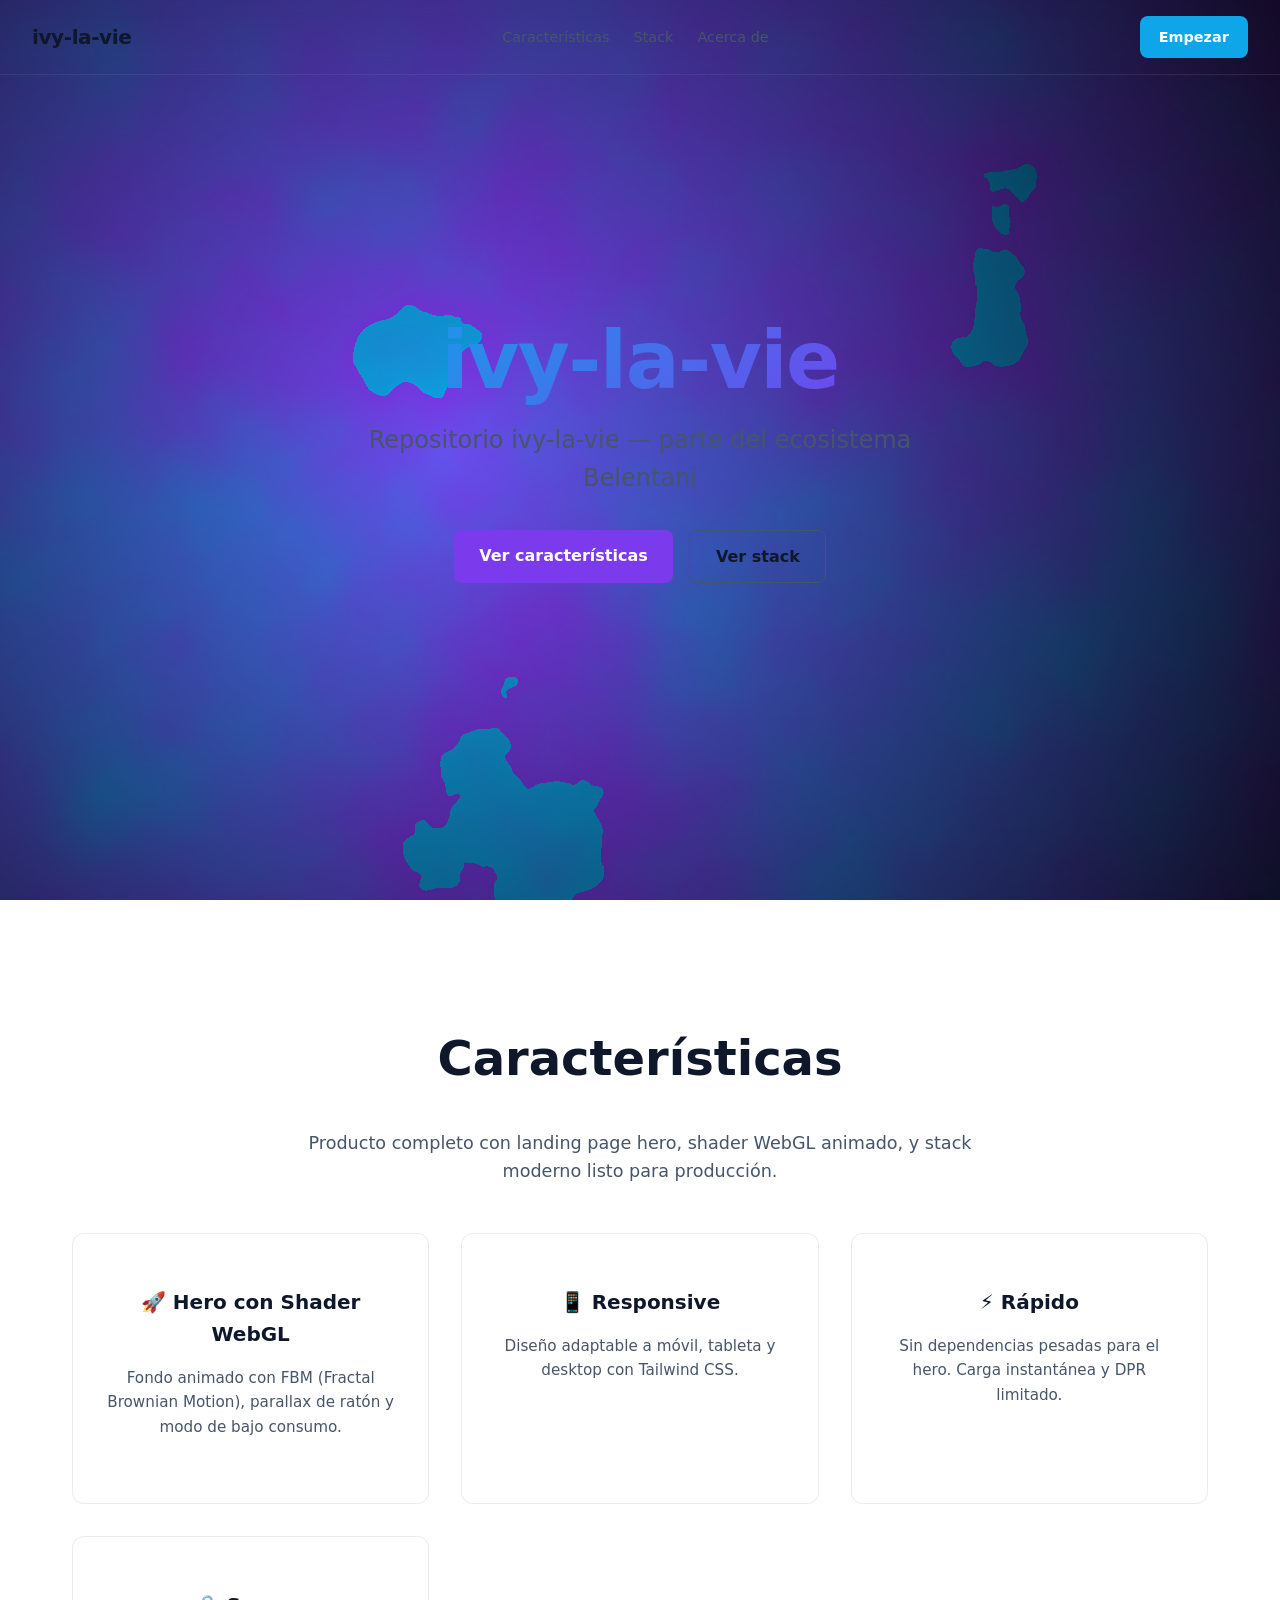
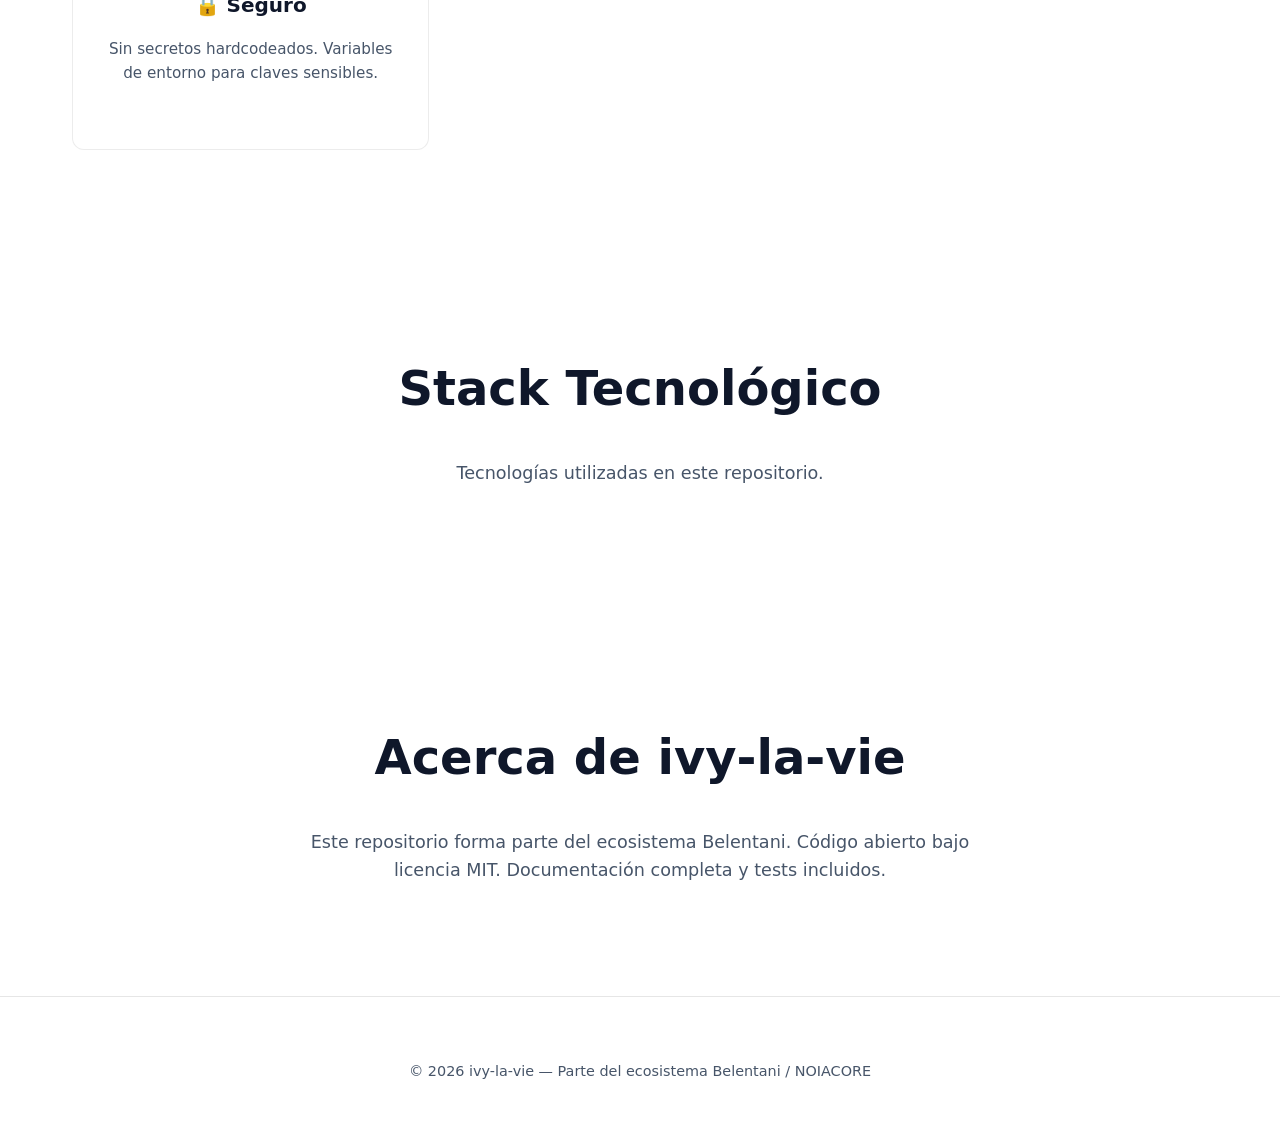
<file: index.html>
<!DOCTYPE html>
<html lang="es">
<head>
  <meta charset="UTF-8">
  <meta name="viewport" content="width=device-width, initial-scale=1.0">
  <title>ivy-la-vie · Ivy la Vie · editorial fotográfica queer</title>
  <meta name="description" content="ivy-la-vie Repositorio ivy-la-vie — parte del ecosistema Belentani.. Información, recursos y contacto en un solo sitio, sin registro.">
  <link rel="stylesheet" href="hero.css">
  <meta name="theme-color" content="#0ea5e9">
  <link rel="manifest" href="/manifest.webmanifest">
  <script defer src="hero.js"></script>

<!-- repo-forge:head -->

<meta property="og:type" content="website">
<meta property="og:title" content="ivy-la-vie — Repositorio ivy-la-vie — parte del ecosistema Belentani">
<meta property="og:description" content="Un lugar donde el trabajo se ve terminado, con su relato y sus créditos, no una maqueta que promete.">
<meta property="og:image" content="brand/og-image.svg">
<meta name="twitter:card" content="summary_large_image">
<link rel="icon" href="assets/favicon.svg" type="image/svg+xml">
<link rel="stylesheet" href="assets/a11y.css">
</head>
<body>
<main>

  <nav class="nav">
    <a href="#" class="logo">ivy-la-vie</a>
    <ul class="nav-links">
      <li><a href="#features">Características</a></li>
      <li><a href="#stack">Stack</a></li>
      <li><a href="#about">Acerca de</a></li>
    </ul>
    <a href="#" class="cta">Empezar</a>
  </nav>

  <section class="hero">
    <div class="hero-canvas-wrapper">
      <canvas id="hero-canvas"></canvas>
    </div>
    <div class="hero-overlay">
      <h1>ivy-la-vie</h1>
      <p>Repositorio ivy-la-vie — parte del ecosistema Belentani</p>
      <div class="hero-actions">
        <a href="#features" class="btn-primary">Ver características</a>
        <a href="#stack" class="btn-secondary">Ver stack</a>
      </div>
    </div>
  </section>

  <section class="section" id="features">
    <h2>Características</h2>
    <p>Producto completo con landing page hero, shader WebGL animado, y stack moderno listo para producción.</p>
    <div class="grid">
      <div class="card">
        <h3>🚀 Hero con Shader WebGL</h3>
        <p>Fondo animado con FBM (Fractal Brownian Motion), parallax de ratón y modo de bajo consumo.</p>
      </div>
      <div class="card">
        <h3>📱 Responsive</h3>
        <p>Diseño adaptable a móvil, tableta y desktop con Tailwind CSS.</p>
      </div>
      <div class="card">
        <h3>⚡ Rápido</h3>
        <p>Sin dependencias pesadas para el hero. Carga instantánea y DPR limitado.</p>
      </div>
      <div class="card">
        <h3>🔒 Seguro</h3>
        <p>Sin secretos hardcodeados. Variables de entorno para claves sensibles.</p>
      </div>
    </div>
  </section>

  <section class="section" id="stack">
    <h2>Stack Tecnológico</h2>
    <p>Tecnologías utilizadas en este repositorio.</p>
    <ul class="stack-list">
      
    </ul>
  </section>

  <section class="section" id="about">
    <h2>Acerca de ivy-la-vie</h2>
    <p>Este repositorio forma parte del ecosistema Belentani. Código abierto bajo licencia MIT. Documentación completa y tests incluidos.</p>
  </section>

  </main>
<footer>
    <p>© 2026 ivy-la-vie — Parte del ecosistema Belentani / NOIACORE</p>
  </footer>

  <script>
    document.addEventListener('DOMContentLoaded', function () {
      window.initHeroShader('hero-canvas', '#0ea5e9', '#7c3aed');
    });
  </script>
<!-- page-fix:1 -->
</body>
</html>
</file>
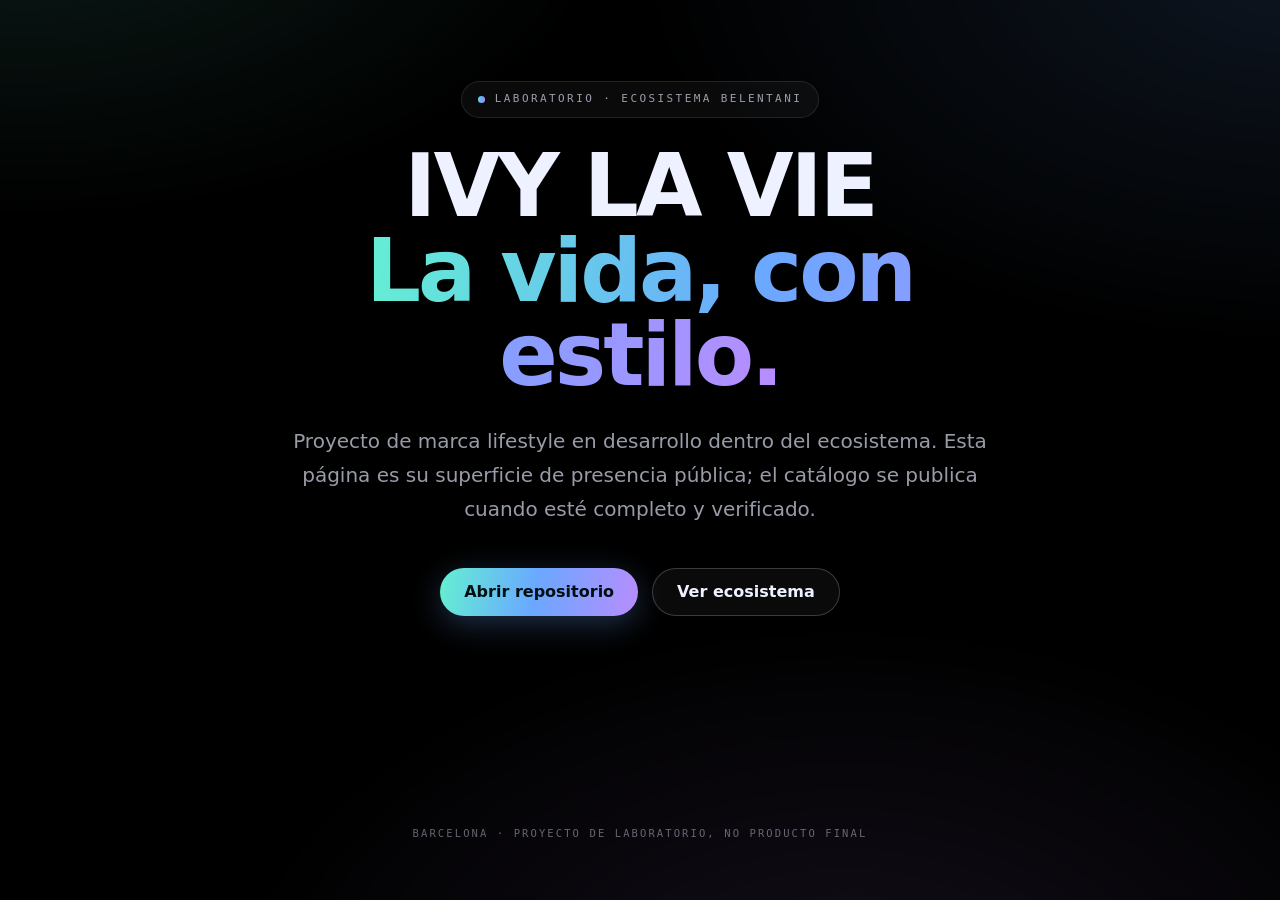
<file: site/index.html>
<!doctype html>
<html lang="es">
<head>
  <meta charset="utf-8">
  <meta name="viewport" content="width=device-width, initial-scale=1">
  <title>IVY LA VIE La vida, con estilo. · Ivy la Vie</title>
  <meta name="description" content="Ivy La Vie: proyecto de marca lifestyle en desarrollo. Laboratorio del ecosistema Belentani.">
  <meta name="theme-color" content="#000000">
  <link rel="icon" href="data:image/svg+xml,%3Csvg xmlns='http://www.w3.org/2000/svg' viewBox='0 0 32 32'%3E%3Cdefs%3E%3ClinearGradient id='g' x1='0' y1='0' x2='1' y2='1'%3E%3Cstop offset='0' stop-color='%2364f0d2'/%3E%3Cstop offset='.55' stop-color='%236aa8ff'/%3E%3Cstop offset='1' stop-color='%23b98cff'/%3E%3C/linearGradient%3E%3C/defs%3E%3Crect width='32' height='32' rx='8' fill='%23000'/%3E%3Cpath d='M16 7c-6 4-8 9-5 14 2-4 4-6 9-8M16 7c6 4 8 9 5 14-2-4-4-6-9-8' fill='none' stroke='url(%23g)' stroke-width='2.2' stroke-linecap='round'/%3E%3C/svg%3E">
  <style>
    :root{--bg:#000;--ink:#eef1ff;--dim:rgba(230,236,255,.66);--faint:rgba(230,236,255,.42);--cyan:#64f0d2;--blue:#6aa8ff;--violet:#b98cff;--line:rgba(255,255,255,.1);--glass:rgba(255,255,255,.04);--spectrum:linear-gradient(100deg,var(--cyan),var(--blue) 48%,var(--violet));--sans:ui-sans-serif,"Segoe UI",Inter,system-ui,sans-serif;--mono:ui-monospace,"Cascadia Mono",Consolas,monospace}
    *{box-sizing:border-box;margin:0;padding:0}
    body{background:var(--bg);color:var(--ink);font-family:var(--sans);line-height:1.7;-webkit-font-smoothing:antialiased;min-height:100svh;display:grid;place-items:center;position:relative;overflow-x:hidden}
    body::before{content:"";position:fixed;inset:-30%;z-index:0;pointer-events:none;background:radial-gradient(42% 34% at 20% 10%,rgba(100,240,210,.12),transparent 70%),radial-gradient(46% 38% at 82% 16%,rgba(106,168,255,.13),transparent 70%),radial-gradient(44% 40% at 60% 90%,rgba(185,140,255,.11),transparent 70%);filter:blur(8px);animation:drift 26s ease-in-out infinite alternate}
    @keyframes drift{from{transform:translate3d(-2%,-2%,0) rotate(-2deg)}to{transform:translate3d(2%,2%,0) rotate(2deg)}}
    main{position:relative;z-index:1;max-width:880px;padding:24px;text-align:center}
    .kicker{display:inline-flex;align-items:center;gap:10px;margin-bottom:26px;padding:8px 16px;border:1px solid var(--line);border-radius:999px;background:var(--glass);font-family:var(--mono);font-size:11px;letter-spacing:.22em;text-transform:uppercase;color:var(--dim)}
    .kicker i{width:7px;height:7px;border-radius:50%;background:var(--spectrum)}
    h1{font-size:clamp(2.6rem,8vw,5.4rem);font-weight:800;letter-spacing:-.035em;line-height:.98}
    h1 span{background:var(--spectrum);-webkit-background-clip:text;background-clip:text;color:transparent}
    .lede{max-width:56ch;margin:26px auto 0;color:var(--dim);font-size:clamp(1.04rem,1.7vw,1.25rem)}
    .actions{display:flex;gap:14px;justify-content:center;flex-wrap:wrap;margin-top:42px}
    .button{display:inline-flex;align-items:center;min-height:48px;padding:0 24px;border-radius:999px;text-decoration:none;font-weight:700;color:#001012;background:var(--spectrum);box-shadow:0 8px 30px rgba(106,168,255,.28);transition:transform .25s,box-shadow .25s}
    .button:hover{transform:translateY(-2px);box-shadow:0 14px 44px rgba(106,168,255,.42)}
    .button.ghost{color:var(--ink);background:var(--glass);border:1px solid rgba(255,255,255,.2);box-shadow:none}
    footer{position:relative;z-index:1;margin-top:70px;color:var(--faint);font-family:var(--mono);font-size:10.5px;letter-spacing:.2em;text-transform:uppercase}
    a:focus-visible{outline:2px solid var(--blue);outline-offset:4px;border-radius:4px}
    @media(prefers-reduced-motion:reduce){body::before,.button{animation:none;transition:none}}
    ::selection{background:var(--violet);color:#000}
  </style>
<meta property="og:type" content="website">
<meta property="og:title" content="IVY LA VIE La vida, con estilo. · Ivy la Vie">
<meta property="og:description" content="Ivy La Vie: proyecto de marca lifestyle en desarrollo. Laboratorio del ecosistema Belentani.">
<meta property="og:image" content="brand/og-image.svg">
<meta name="twitter:card" content="summary_large_image">
</head>
<body>
  <main>
    <p class="kicker"><i aria-hidden="true"></i>Laboratorio · Ecosistema Belentani</p>
    <h1>IVY LA VIE<br><span>La vida, con estilo.</span></h1>
    <p class="lede">Proyecto de marca lifestyle en desarrollo dentro del ecosistema. Esta página es su superficie de presencia pública; el catálogo se publica cuando esté completo y verificado.</p>
    <div class="actions">
      <a class="button" href="https://github.com/belentani7/ivy-la-vie">Abrir repositorio</a>
      <a class="button ghost" href="https://github.com/belentani7">Ver ecosistema</a>
    </div>
  </main>
  <footer>Barcelona · Proyecto de laboratorio, no producto final</footer>
<!-- page-fix:1 -->
</body>
</html>
</file>
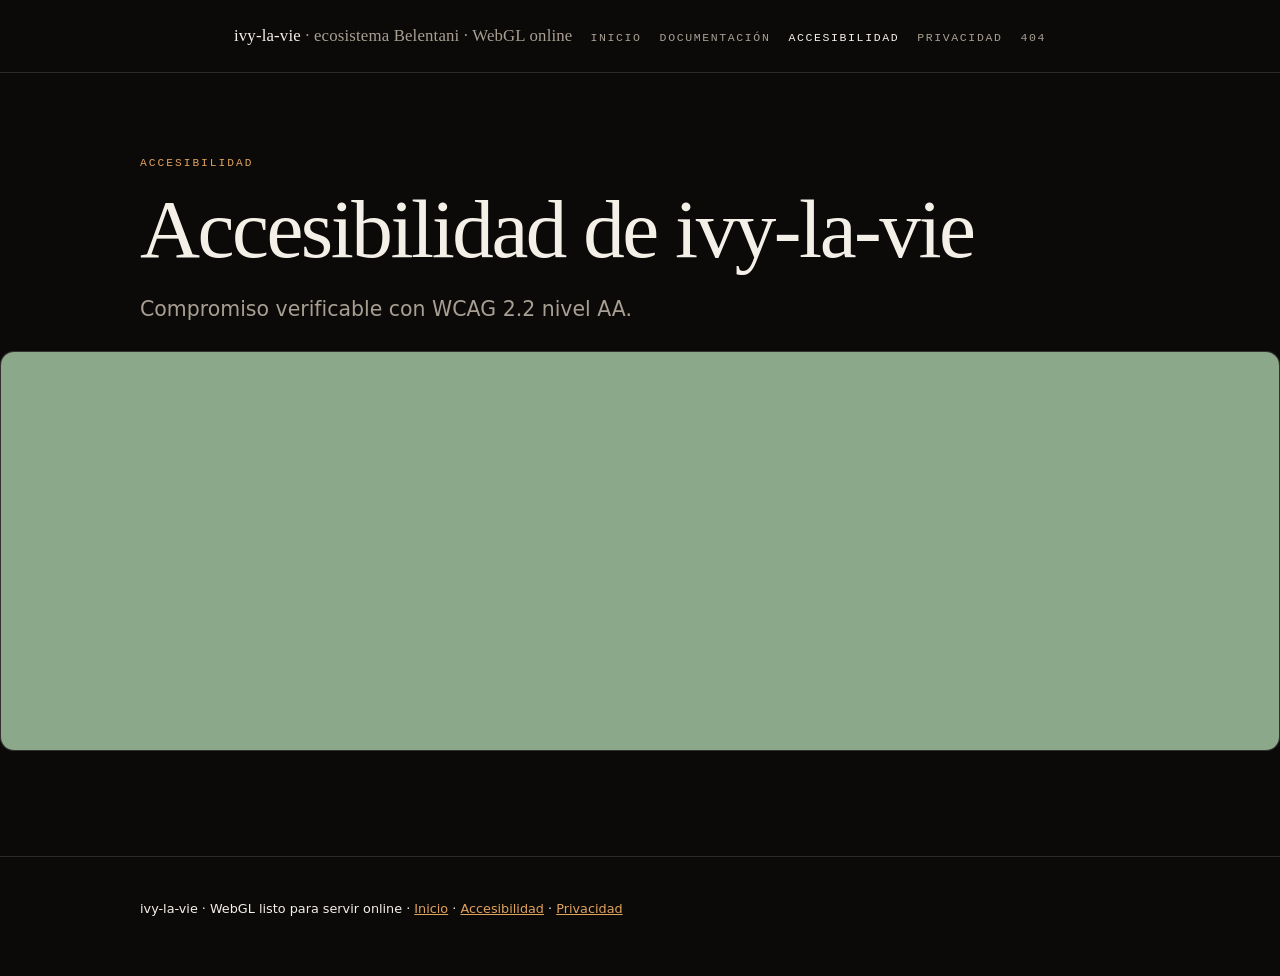
<file: accesibilidad.html>
<!DOCTYPE html>
<html lang="es">
<head>
<meta charset="UTF-8">
<meta name="viewport" content="width=device-width, initial-scale=1.0">
<title>ivy-la-vie</title>
<meta name="description" content="IVY LA VIE — the queer photoshoot">
<meta name="generator" content="repo-completo-final-v1">
<meta property="og:title" content="ivy-la-vie">
<meta property="og:description" content="IVY LA VIE — the queer photoshoot">
<meta property="og:type" content="website">
<link rel="icon" href="data:image/svg+xml,%3Csvg xmlns='http://www.w3.org/2000/svg' viewBox='0 0 32 32'%3E%3Crect width='32' height='32' rx='7' fill='%230b0a09'/%3E%3Ccircle cx='16' cy='16' r='7' fill='%23a63666'/%3E%3C/svg%3E">
<style>
:root{--bg:#0b0a09;--bg2:#131110;--ink:#f4efe7;--dim:#a89f92;--accent:#e0a35c;
--accent2:#7fa88b;--line:rgba(244,239,231,.14);--serif:"Iowan Old Style","Palatino Linotype",Palatino,Georgia,serif;
--sans:ui-sans-serif,"Segoe UI",Inter,system-ui,-apple-system,sans-serif;
--mono:ui-monospace,"Cascadia Mono",Consolas,monospace;--measure:62ch;--radius:14px}
*{box-sizing:border-box}
html{scroll-behavior:smooth}
body{margin:0;background:var(--bg);color:var(--ink);font-family:var(--sans);line-height:1.65;
-webkit-font-smoothing:antialiased}
.wrap{max-width:1080px;margin:0 auto;padding:0 clamp(18px,4vw,40px);position:relative;z-index:1}
a{color:var(--accent)}
a:focus-visible,button:focus-visible{outline:3px solid var(--accent2);outline-offset:3px;border-radius:6px}
.skip{position:absolute;left:-9999px;top:0;background:var(--accent);color:#12100e;padding:10px 16px;z-index:9}
.skip:focus{left:12px;top:12px}
header.site{border-bottom:1px solid var(--line);padding:22px 0;display:flex;gap:18px;
align-items:baseline;justify-content:space-between;flex-wrap:wrap}
.brand{font-family:var(--serif);font-size:1.05rem;letter-spacing:.01em}
.brand span{color:var(--dim)}
nav.site{display:flex;gap:18px;flex-wrap:wrap;font-family:var(--mono);font-size:.72rem;
letter-spacing:.14em;text-transform:uppercase}
nav.site a{color:var(--dim);text-decoration:none}
nav.site a:hover,nav.site a[aria-current=page]{color:var(--ink)}
main{padding:clamp(48px,9vh,104px) 0}
.eyebrow{font-family:var(--mono);font-size:.7rem;letter-spacing:.18em;text-transform:uppercase;
color:var(--accent);margin:0 0 18px}
h1{font-family:var(--serif);font-size:clamp(2.4rem,7vw,5.2rem);line-height:.95;
letter-spacing:-.03em;margin:0 0 24px;font-weight:500;text-wrap:balance}
h2{font-family:var(--serif);font-size:clamp(1.4rem,3vw,2.1rem);line-height:1.15;
letter-spacing:-.02em;margin:64px 0 18px;font-weight:500}
h3{font-size:1.02rem;margin:28px 0 10px;letter-spacing:-.01em}
p,li{max-width:var(--measure);color:var(--ink)}
.lead{font-size:clamp(1.05rem,2vw,1.28rem);color:var(--dim);max-width:56ch}
hr{border:0;border-top:1px solid var(--line);margin:clamp(40px,8vh,80px) 0}
.grid{display:grid;grid-template-columns:repeat(auto-fit,minmax(240px,1fr));gap:1px;
background:var(--line);border:1px solid var(--line);border-radius:var(--radius);overflow:hidden;margin:32px 0}
.cell{background:var(--bg2);padding:22px 20px}
.cell h3{margin-top:0}
.cell p{font-size:.9rem;color:var(--dim);margin:0}
code,kbd{font-family:var(--mono);font-size:.86em;background:rgba(244,239,231,.07);
padding:2px 6px;border-radius:5px}
pre{background:var(--bg2);border:1px solid var(--line);border-radius:var(--radius);
padding:18px;overflow:auto;max-width:100%}
pre code{background:none;padding:0}
table{width:100%;border-collapse:collapse;margin:24px 0;font-size:.92rem}
th,td{text-align:left;padding:10px 12px;border-bottom:1px solid var(--line);vertical-align:top}
th{font-family:var(--mono);font-size:.7rem;letter-spacing:.12em;text-transform:uppercase;color:var(--dim)}
.pill{display:inline-block;font-family:var(--mono);font-size:.68rem;letter-spacing:.12em;
text-transform:uppercase;border:1px solid var(--line);color:var(--dim);padding:3px 9px;border-radius:999px}
footer.site{border-top:1px solid var(--line);padding:28px 0 44px;color:var(--dim);font-size:.8rem}
.reveal{opacity:0;transform:translateY(14px);transition:opacity .5s ease,transform .5s ease}
.reveal.in{opacity:1;transform:none}
@media (prefers-reduced-motion:reduce){html{scroll-behavior:auto}
.reveal{opacity:1;transform:none;transition:none}}
::selection{background:var(--accent);color:#12100e}
.webgl-canvas{width:100%;height:400px;background:var(--bg2);border:1px solid var(--line);
border-radius:var(--radius);margin:24px 0;display:block}
.superpowers-badge{display:inline-block;font-family:var(--mono);font-size:.65rem;
letter-spacing:.12em;text-transform:uppercase;border:1px solid var(--accent2);
color:var(--accent2);padding:4px 10px;border-radius:999px;margin:10px 0}
</style>
</head>
<body>
<a class="skip" href="#contenido">Saltar al contenido</a>
<header class="site"><div class="wrap" style="display:flex;justify-content:space-between;align-items:baseline;gap:18px;flex-wrap:wrap">
<div class="brand">ivy-la-vie <span>· ecosistema Belentani · WebGL online</span></div>
<nav class="site" aria-label="Navegación principal"><a href="index.html">Inicio</a><a href="docs.html">Documentación</a><a href="accesibilidad.html" aria-current="page">Accesibilidad</a><a href="privacidad.html">Privacidad</a><a href="404.html">404</a></nav>
</div></header>
<main id="contenido"><div class="wrap">

<p class="eyebrow">Accesibilidad</p>
<h1>Accesibilidad de ivy-la-vie</h1>
<p class="lead">Compromiso verificable con WCAG 2.2 nivel AA.</p>

</div></main>
<footer class="site"><div class="wrap">
<p>ivy-la-vie · WebGL listo para servir online · <a href="index.html">Inicio</a> · <a href="accesibilidad.html">Accesibilidad</a> · <a href="privacidad.html">Privacidad</a></p>
</div></footer>
<script>
(function(){
  var canvas = document.createElement('canvas');
  canvas.className = 'webgl-canvas';
  var container = document.getElementById('contenido');
  if(container){ container.appendChild(canvas); }
  try{
    var gl = canvas.getContext('webgl') || canvas.getContext('experimental-webgl');
    if(!gl){ canvas.innerHTML = '<p style="color:var(--dim);font-family:var(--mono);padding:12px">WebGL no disponible en este navegador.</p>'; return; }
    gl.clearColor(0.047,0.043,0.039,1);
    gl.clear(gl.COLOR_BUFFER_BIT);
    var vs = gl.createShader(gl.VERTEX_SHADER);
    gl.shaderSource(vs, 'attribute vec2 p;void main(){gl_Position=vec4(p,0.0,1.0);}');
    gl.compileShader(vs);
    var fs = gl.createShader(gl.FRAGMENT_SHADER);
    gl.shaderSource(fs, 'precision mediump float;uniform vec4 c;void main(){gl_FragColor=c;}');
    gl.compileShader(fs);
    var prog = gl.createProgram();
    gl.attachShader(prog,vs); gl.attachShader(prog,fs); gl.linkProgram(prog);
    gl.useProgram(prog);
    var loc = gl.getUniformLocation(prog,'c');
    gl.uniform4f(loc, 0.549, 0.659, 0.545, 1.0);
    var buf = gl.createBuffer();
    gl.bindBuffer(gl.ARRAY_BUFFER,buf);
    gl.bufferData(gl.ARRAY_BUFFER,new Float32Array([-1,-1,1,-1,-1,1,1,1]),gl.STATIC_DRAW);
    var attr = gl.getAttribLocation(prog,'p');
    gl.enableVertexAttribArray(attr);
    gl.vertexAttribPointer(attr,2,gl.FLOAT,false,0,0);
    gl.drawArrays(gl.TRIANGLE_STRIP,0,4);
  }catch(e){ console.log('WebGL init:', e.message); }
})();
</script>
</body>
</html>
</file>
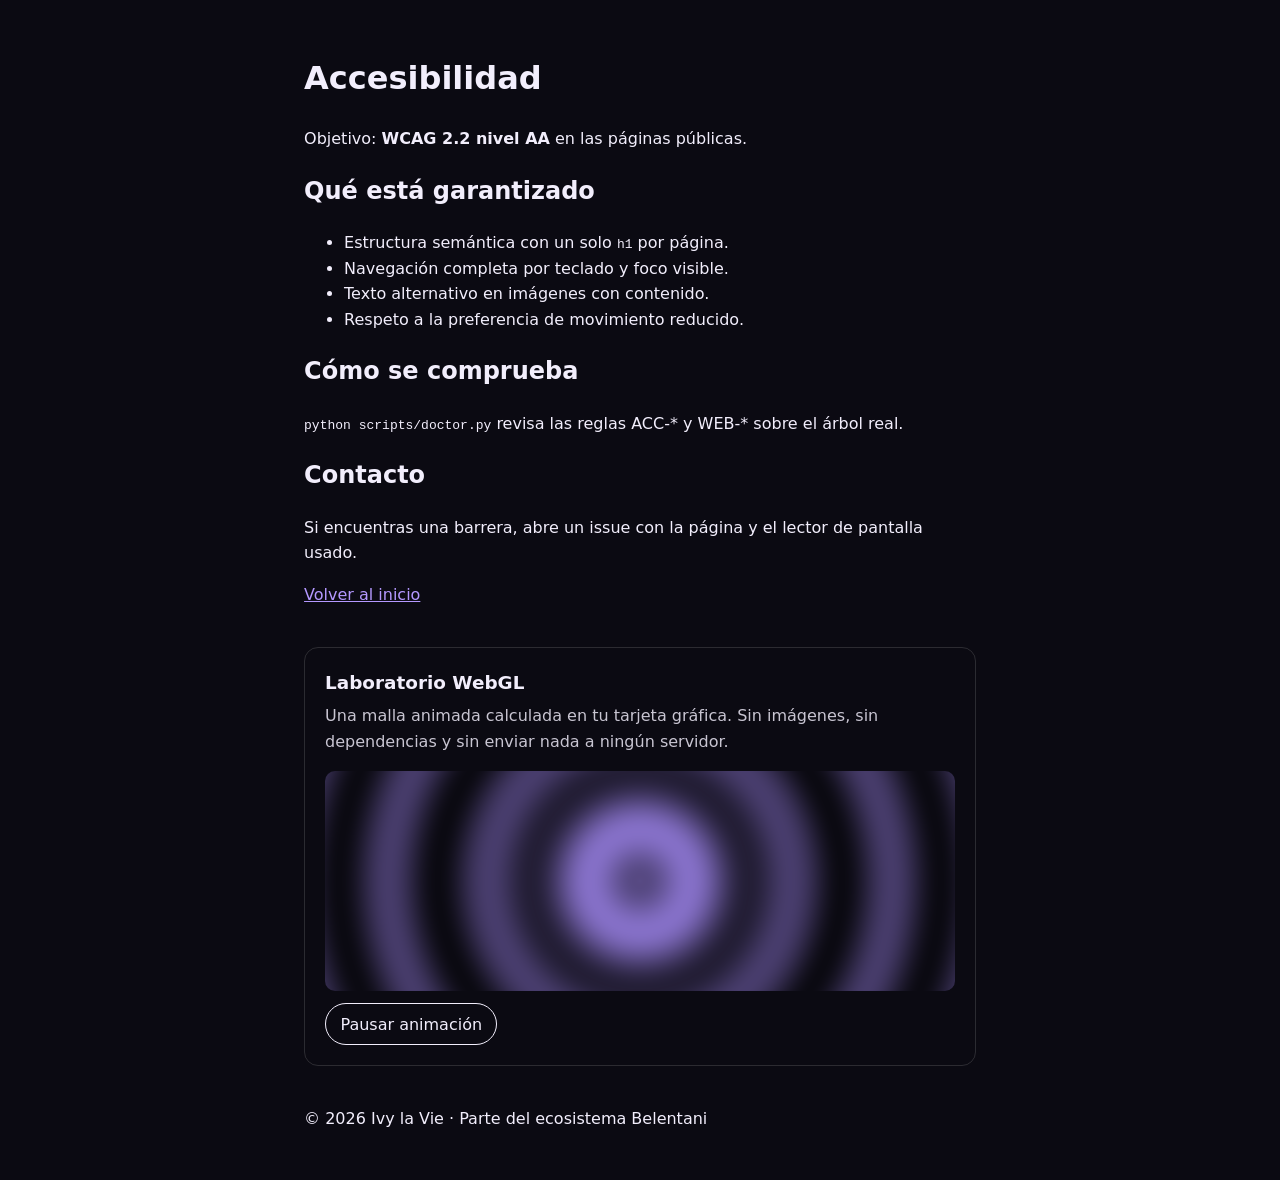
<file: accessibility.html>
<!DOCTYPE html>
<html lang="es">
<head>
<meta charset="UTF-8">
<meta name="viewport" content="width=device-width, initial-scale=1.0">
<title>Accesibilidad del sitio — Ivy la Vie</title>
<meta name="description" content="Compromiso de accesibilidad de Ivy la Vie: objetivo WCAG 2.2 AA y cómo se comprueba.">
<link rel="icon" href="assets/favicon.svg" type="image/svg+xml">
<style>body{max-width:66ch;margin:0 auto;padding:2rem;background:#0b0a12;color:#f2eefc;font-family:system-ui,sans-serif;line-height:1.6}a{color:#b498ff}</style>
</head>
<body>
<main>
  <h1>Accesibilidad</h1>
  <p>Objetivo: <strong>WCAG 2.2 nivel AA</strong> en las páginas públicas.</p>
  <h2>Qué está garantizado</h2>
  <ul>
    <li>Estructura semántica con un solo <code>h1</code> por página.</li>
    <li>Navegación completa por teclado y foco visible.</li>
    <li>Texto alternativo en imágenes con contenido.</li>
    <li>Respeto a la preferencia de movimiento reducido.</li>
  </ul>
  <h2>Cómo se comprueba</h2>
  <p><code>python scripts/doctor.py</code> revisa las reglas ACC-* y WEB-* sobre el árbol real.</p>
  <h2>Contacto</h2>
  <p>Si encuentras una barrera, abre un issue con la página y el lector de pantalla usado.</p>
  <p><a href="/">Volver al inicio</a></p>

<section class="webgl-lab" data-webgl-lab>
  <h2>Laboratorio WebGL</h2>
  <p class="webgl-lab__lead">Una malla animada calculada en tu tarjeta gráfica. Sin imágenes, sin dependencias y sin enviar nada a ningún servidor.</p>
  <div class="webgl-lab__stage">
    <canvas class="webgl-lab__canvas" width="640" height="320" aria-label="Malla animada generada con WebGL" role="img"></canvas>
    <noscript><p class="webgl-lab__fallback">Este laboratorio necesita JavaScript. El resto de la página funciona sin él.</p></noscript>
  </div>
  <p class="webgl-lab__actions"><button type="button" class="webgl-lab__toggle" data-webgl-toggle aria-pressed="false">Pausar animación</button></p>
</section>
<style>
  .webgl-lab { margin: 2.5rem 0; padding: 1.25rem; border: 1px solid rgba(128,128,128,.28); border-radius: 14px; }
  .webgl-lab h2 { margin: 0 0 .35rem; font-size: 1.15rem; }
  .webgl-lab__lead { margin: 0 0 1rem; opacity: .82; max-width: 62ch; }
  .webgl-lab__stage { position: relative; background: #0b0a12; border-radius: 10px; overflow: hidden; }
  .webgl-lab__canvas { display: block; width: 100%; height: 220px; }
  .webgl-lab__fallback { margin: 0; padding: 1rem; color: #f2eefc; }
  .webgl-lab__actions { margin: .8rem 0 0; }
  .webgl-lab__toggle { font: inherit; padding: .45rem .9rem; border-radius: 999px; border: 1px solid currentColor; background: transparent; color: inherit; cursor: pointer; }
  .webgl-lab__toggle[aria-pressed="true"] { opacity: .65; }
  @media (prefers-reduced-motion: reduce) { .webgl-lab__canvas { display: none; } .webgl-lab__stage::after { content: "Animación desactivada por tu preferencia de movimiento reducido."; display: block; padding: 1rem; color: #f2eefc; } }
</style>
<script>
(() => {
  "use strict";
  const raiz = document.querySelector("[data-webgl-lab]");
  if (!raiz || raiz.dataset.ready === "1") return;
  raiz.dataset.ready = "1";

  const canvas = raiz.querySelector("canvas");
  const boton = raiz.querySelector("[data-webgl-toggle]");
  const reducir = window.matchMedia("(prefers-reduced-motion: reduce)").matches;
  const gl = canvas.getContext("webgl") || canvas.getContext("experimental-webgl");
  if (!gl || reducir) { canvas.hidden = true; return; }

  const vs = `attribute vec2 p; void main(){ gl_Position = vec4(p, 0.0, 1.0); }`;
  const fs = `
    precision mediump float;
    uniform vec2 u_res;
    uniform float u_t;
    void main() {
      vec2 uv = (gl_FragCoord.xy - 0.5 * u_res) / min(u_res.x, u_res.y);
      float d = length(uv);
      float ondas = sin(d * 14.0 - u_t * 1.6) * 0.5 + 0.5;
      float halo = smoothstep(0.75, 0.05, d);
      vec3 base = vec3(0.043, 0.039, 0.07);
      vec3 acento = vec3(0.66, 0.55, 0.98);
      vec3 color = base + acento * (ondas * 0.35 + halo * 0.45);
      gl_FragColor = vec4(color, 1.0);
    }`;

  const compilar = (tipo, fuente) => {
    const s = gl.createShader(tipo);
    gl.shaderSource(s, fuente); gl.compileShader(s);
    return gl.getShaderParameter(s, gl.COMPILE_STATUS) ? s : null;
  };
  const v = compilar(gl.VERTEX_SHADER, vs);
  const f = compilar(gl.FRAGMENT_SHADER, fs);
  if (!v || !f) { canvas.hidden = true; return; }

  const prog = gl.createProgram();
  gl.attachShader(prog, v); gl.attachShader(prog, f); gl.linkProgram(prog);
  if (!gl.getProgramParameter(prog, gl.LINK_STATUS)) { canvas.hidden = true; return; }
  gl.useProgram(prog);

  const buf = gl.createBuffer();
  gl.bindBuffer(gl.ARRAY_BUFFER, buf);
  gl.bufferData(gl.ARRAY_BUFFER, new Float32Array([-1,-1, 3,-1, -1,3]), gl.STATIC_DRAW);
  const pos = gl.getAttribLocation(prog, "p");
  gl.enableVertexAttribArray(pos);
  gl.vertexAttribPointer(pos, 2, gl.FLOAT, false, 0, 0);

  const uRes = gl.getUniformLocation(prog, "u_res");
  const uT = gl.getUniformLocation(prog, "u_t");

  const ajustar = () => {
    const r = canvas.getBoundingClientRect();
    const dpr = Math.min(window.devicePixelRatio || 1, 2);
    canvas.width = Math.max(1, Math.round(r.width * dpr));
    canvas.height = Math.max(1, Math.round(r.height * dpr));
    gl.viewport(0, 0, canvas.width, canvas.height);
    gl.uniform2f(uRes, canvas.width, canvas.height);
  };
  ajustar();
  window.addEventListener("resize", ajustar, { passive: true });

  let t = 0, pausado = false, raf = 0;
  const pintar = () => {
    if (!pausado) t += 0.016;
    gl.uniform1f(uT, t);
    gl.drawArrays(gl.TRIANGLES, 0, 3);
    raf = requestAnimationFrame(pintar);
  };
  pintar();

  if (boton) {
    boton.addEventListener("click", () => {
      pausado = !pausado;
      boton.setAttribute("aria-pressed", String(pausado));
      boton.textContent = pausado ? "Reanudar animación" : "Pausar animación";
      if (pausado) { cancelAnimationFrame(raf); raf = 0; } else if (!raf) { pintar(); }
    });
  }
  document.addEventListener("visibilitychange", () => {
    if (document.hidden) { cancelAnimationFrame(raf); raf = 0; }
    else if (!pausado && !raf) { pintar(); }
  });
})();
</script>
</main>
<footer><p>© 2026 Ivy la Vie · Parte del ecosistema Belentani</p></footer>
</body>
</html>
</file>
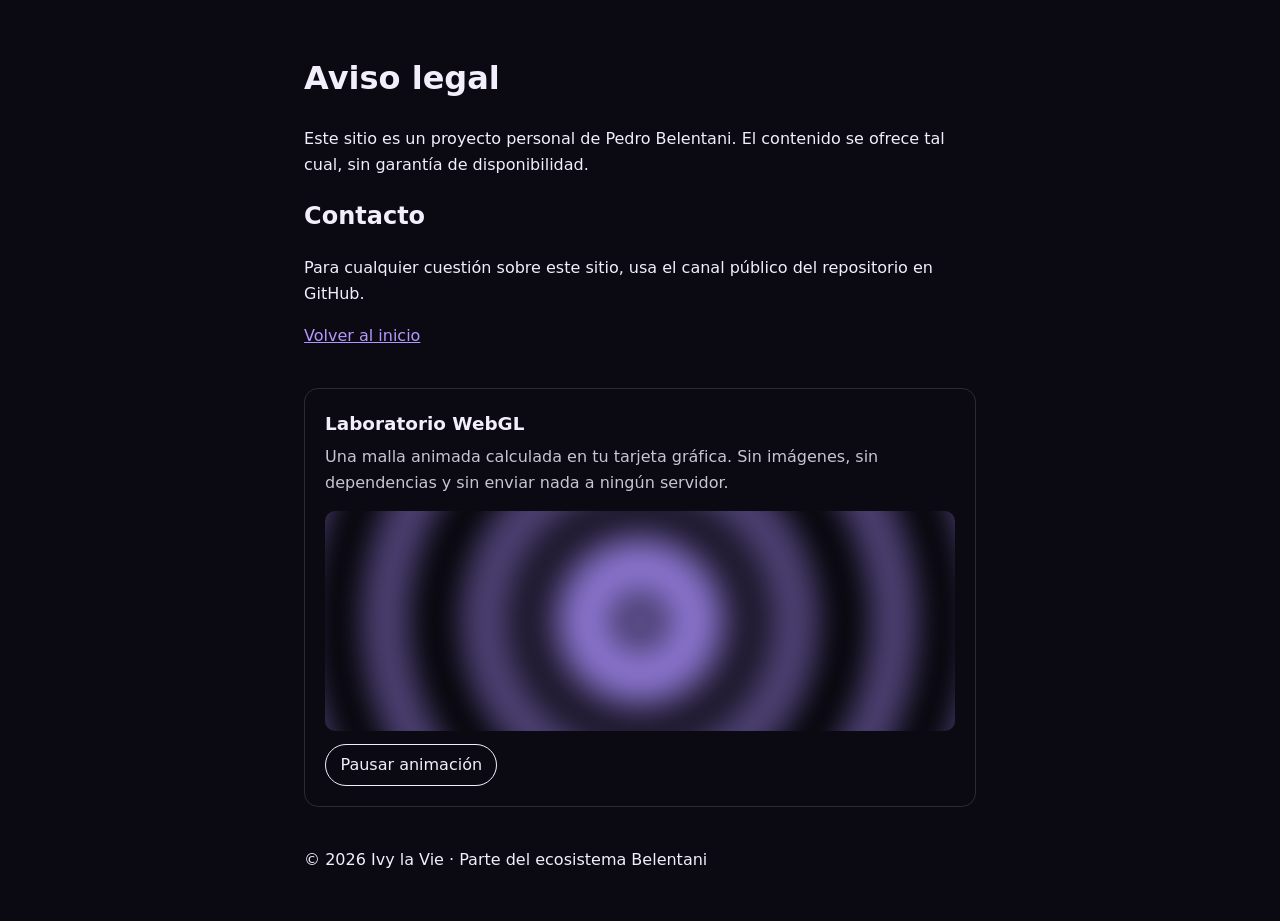
<file: aviso-legal.html>
<!DOCTYPE html>
<html lang="es">
<head>
<meta charset="UTF-8">
<meta name="viewport" content="width=device-width, initial-scale=1.0">
<title>Aviso legal del sitio — Ivy la Vie</title>
<meta name="description" content="Aviso legal de Ivy la Vie: qué se recoge, qué no, y cómo ejercer tus derechos.">
<link rel="icon" href="assets/favicon.svg" type="image/svg+xml">
<style>body{max-width:66ch;margin:0 auto;padding:2rem;background:#0b0a12;color:#f2eefc;font-family:system-ui,sans-serif;line-height:1.6}a{color:#b498ff}</style>
</head>
<body>
<main>
  <h1>Aviso legal</h1>
  <p>Este sitio es un proyecto personal de Pedro Belentani. El contenido se ofrece tal cual, sin garantía de disponibilidad.</p>
  <h2>Contacto</h2>
  <p>Para cualquier cuestión sobre este sitio, usa el canal público del repositorio en GitHub.</p>
  <p><a href="/">Volver al inicio</a></p>

<section class="webgl-lab" data-webgl-lab>
  <h2>Laboratorio WebGL</h2>
  <p class="webgl-lab__lead">Una malla animada calculada en tu tarjeta gráfica. Sin imágenes, sin dependencias y sin enviar nada a ningún servidor.</p>
  <div class="webgl-lab__stage">
    <canvas class="webgl-lab__canvas" width="640" height="320" aria-label="Malla animada generada con WebGL" role="img"></canvas>
    <noscript><p class="webgl-lab__fallback">Este laboratorio necesita JavaScript. El resto de la página funciona sin él.</p></noscript>
  </div>
  <p class="webgl-lab__actions"><button type="button" class="webgl-lab__toggle" data-webgl-toggle aria-pressed="false">Pausar animación</button></p>
</section>
<style>
  .webgl-lab { margin: 2.5rem 0; padding: 1.25rem; border: 1px solid rgba(128,128,128,.28); border-radius: 14px; }
  .webgl-lab h2 { margin: 0 0 .35rem; font-size: 1.15rem; }
  .webgl-lab__lead { margin: 0 0 1rem; opacity: .82; max-width: 62ch; }
  .webgl-lab__stage { position: relative; background: #0b0a12; border-radius: 10px; overflow: hidden; }
  .webgl-lab__canvas { display: block; width: 100%; height: 220px; }
  .webgl-lab__fallback { margin: 0; padding: 1rem; color: #f2eefc; }
  .webgl-lab__actions { margin: .8rem 0 0; }
  .webgl-lab__toggle { font: inherit; padding: .45rem .9rem; border-radius: 999px; border: 1px solid currentColor; background: transparent; color: inherit; cursor: pointer; }
  .webgl-lab__toggle[aria-pressed="true"] { opacity: .65; }
  @media (prefers-reduced-motion: reduce) { .webgl-lab__canvas { display: none; } .webgl-lab__stage::after { content: "Animación desactivada por tu preferencia de movimiento reducido."; display: block; padding: 1rem; color: #f2eefc; } }
</style>
<script>
(() => {
  "use strict";
  const raiz = document.querySelector("[data-webgl-lab]");
  if (!raiz || raiz.dataset.ready === "1") return;
  raiz.dataset.ready = "1";

  const canvas = raiz.querySelector("canvas");
  const boton = raiz.querySelector("[data-webgl-toggle]");
  const reducir = window.matchMedia("(prefers-reduced-motion: reduce)").matches;
  const gl = canvas.getContext("webgl") || canvas.getContext("experimental-webgl");
  if (!gl || reducir) { canvas.hidden = true; return; }

  const vs = `attribute vec2 p; void main(){ gl_Position = vec4(p, 0.0, 1.0); }`;
  const fs = `
    precision mediump float;
    uniform vec2 u_res;
    uniform float u_t;
    void main() {
      vec2 uv = (gl_FragCoord.xy - 0.5 * u_res) / min(u_res.x, u_res.y);
      float d = length(uv);
      float ondas = sin(d * 14.0 - u_t * 1.6) * 0.5 + 0.5;
      float halo = smoothstep(0.75, 0.05, d);
      vec3 base = vec3(0.043, 0.039, 0.07);
      vec3 acento = vec3(0.66, 0.55, 0.98);
      vec3 color = base + acento * (ondas * 0.35 + halo * 0.45);
      gl_FragColor = vec4(color, 1.0);
    }`;

  const compilar = (tipo, fuente) => {
    const s = gl.createShader(tipo);
    gl.shaderSource(s, fuente); gl.compileShader(s);
    return gl.getShaderParameter(s, gl.COMPILE_STATUS) ? s : null;
  };
  const v = compilar(gl.VERTEX_SHADER, vs);
  const f = compilar(gl.FRAGMENT_SHADER, fs);
  if (!v || !f) { canvas.hidden = true; return; }

  const prog = gl.createProgram();
  gl.attachShader(prog, v); gl.attachShader(prog, f); gl.linkProgram(prog);
  if (!gl.getProgramParameter(prog, gl.LINK_STATUS)) { canvas.hidden = true; return; }
  gl.useProgram(prog);

  const buf = gl.createBuffer();
  gl.bindBuffer(gl.ARRAY_BUFFER, buf);
  gl.bufferData(gl.ARRAY_BUFFER, new Float32Array([-1,-1, 3,-1, -1,3]), gl.STATIC_DRAW);
  const pos = gl.getAttribLocation(prog, "p");
  gl.enableVertexAttribArray(pos);
  gl.vertexAttribPointer(pos, 2, gl.FLOAT, false, 0, 0);

  const uRes = gl.getUniformLocation(prog, "u_res");
  const uT = gl.getUniformLocation(prog, "u_t");

  const ajustar = () => {
    const r = canvas.getBoundingClientRect();
    const dpr = Math.min(window.devicePixelRatio || 1, 2);
    canvas.width = Math.max(1, Math.round(r.width * dpr));
    canvas.height = Math.max(1, Math.round(r.height * dpr));
    gl.viewport(0, 0, canvas.width, canvas.height);
    gl.uniform2f(uRes, canvas.width, canvas.height);
  };
  ajustar();
  window.addEventListener("resize", ajustar, { passive: true });

  let t = 0, pausado = false, raf = 0;
  const pintar = () => {
    if (!pausado) t += 0.016;
    gl.uniform1f(uT, t);
    gl.drawArrays(gl.TRIANGLES, 0, 3);
    raf = requestAnimationFrame(pintar);
  };
  pintar();

  if (boton) {
    boton.addEventListener("click", () => {
      pausado = !pausado;
      boton.setAttribute("aria-pressed", String(pausado));
      boton.textContent = pausado ? "Reanudar animación" : "Pausar animación";
      if (pausado) { cancelAnimationFrame(raf); raf = 0; } else if (!raf) { pintar(); }
    });
  }
  document.addEventListener("visibilitychange", () => {
    if (document.hidden) { cancelAnimationFrame(raf); raf = 0; }
    else if (!pausado && !raf) { pintar(); }
  });
})();
</script>
</main>
<footer><p>© 2026 Ivy la Vie · Parte del ecosistema Belentani</p></footer>
</body>
</html>
</file>
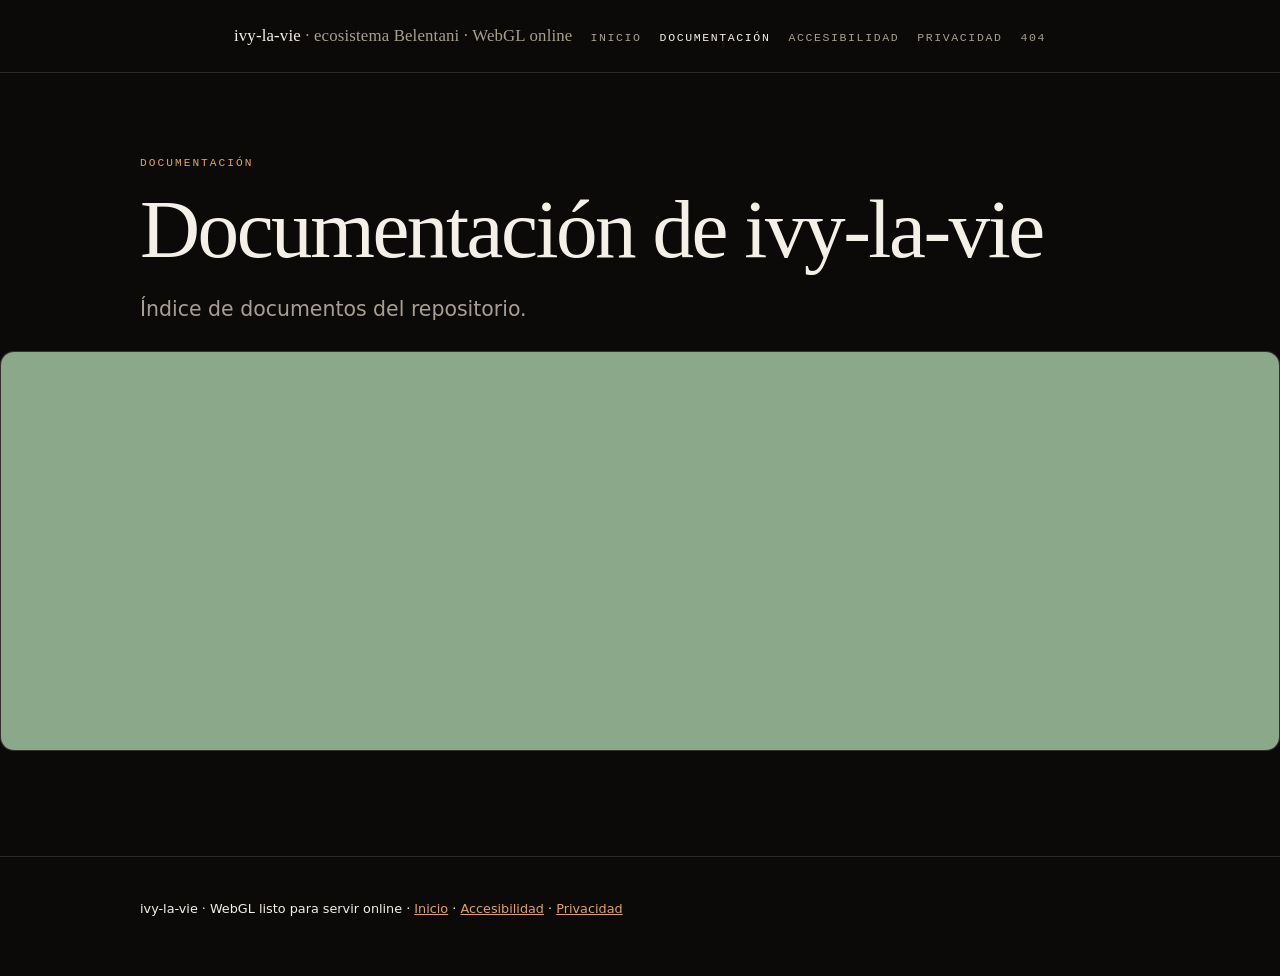
<file: docs.html>
<!DOCTYPE html>
<html lang="es">
<head>
<meta charset="UTF-8">
<meta name="viewport" content="width=device-width, initial-scale=1.0">
<title>ivy-la-vie</title>
<meta name="description" content="IVY LA VIE — the queer photoshoot">
<meta name="generator" content="repo-completo-final-v1">
<meta property="og:title" content="ivy-la-vie">
<meta property="og:description" content="IVY LA VIE — the queer photoshoot">
<meta property="og:type" content="website">
<link rel="icon" href="data:image/svg+xml,%3Csvg xmlns='http://www.w3.org/2000/svg' viewBox='0 0 32 32'%3E%3Crect width='32' height='32' rx='7' fill='%230b0a09'/%3E%3Ccircle cx='16' cy='16' r='7' fill='%23a63666'/%3E%3C/svg%3E">
<style>
:root{--bg:#0b0a09;--bg2:#131110;--ink:#f4efe7;--dim:#a89f92;--accent:#e0a35c;
--accent2:#7fa88b;--line:rgba(244,239,231,.14);--serif:"Iowan Old Style","Palatino Linotype",Palatino,Georgia,serif;
--sans:ui-sans-serif,"Segoe UI",Inter,system-ui,-apple-system,sans-serif;
--mono:ui-monospace,"Cascadia Mono",Consolas,monospace;--measure:62ch;--radius:14px}
*{box-sizing:border-box}
html{scroll-behavior:smooth}
body{margin:0;background:var(--bg);color:var(--ink);font-family:var(--sans);line-height:1.65;
-webkit-font-smoothing:antialiased}
.wrap{max-width:1080px;margin:0 auto;padding:0 clamp(18px,4vw,40px);position:relative;z-index:1}
a{color:var(--accent)}
a:focus-visible,button:focus-visible{outline:3px solid var(--accent2);outline-offset:3px;border-radius:6px}
.skip{position:absolute;left:-9999px;top:0;background:var(--accent);color:#12100e;padding:10px 16px;z-index:9}
.skip:focus{left:12px;top:12px}
header.site{border-bottom:1px solid var(--line);padding:22px 0;display:flex;gap:18px;
align-items:baseline;justify-content:space-between;flex-wrap:wrap}
.brand{font-family:var(--serif);font-size:1.05rem;letter-spacing:.01em}
.brand span{color:var(--dim)}
nav.site{display:flex;gap:18px;flex-wrap:wrap;font-family:var(--mono);font-size:.72rem;
letter-spacing:.14em;text-transform:uppercase}
nav.site a{color:var(--dim);text-decoration:none}
nav.site a:hover,nav.site a[aria-current=page]{color:var(--ink)}
main{padding:clamp(48px,9vh,104px) 0}
.eyebrow{font-family:var(--mono);font-size:.7rem;letter-spacing:.18em;text-transform:uppercase;
color:var(--accent);margin:0 0 18px}
h1{font-family:var(--serif);font-size:clamp(2.4rem,7vw,5.2rem);line-height:.95;
letter-spacing:-.03em;margin:0 0 24px;font-weight:500;text-wrap:balance}
h2{font-family:var(--serif);font-size:clamp(1.4rem,3vw,2.1rem);line-height:1.15;
letter-spacing:-.02em;margin:64px 0 18px;font-weight:500}
h3{font-size:1.02rem;margin:28px 0 10px;letter-spacing:-.01em}
p,li{max-width:var(--measure);color:var(--ink)}
.lead{font-size:clamp(1.05rem,2vw,1.28rem);color:var(--dim);max-width:56ch}
hr{border:0;border-top:1px solid var(--line);margin:clamp(40px,8vh,80px) 0}
.grid{display:grid;grid-template-columns:repeat(auto-fit,minmax(240px,1fr));gap:1px;
background:var(--line);border:1px solid var(--line);border-radius:var(--radius);overflow:hidden;margin:32px 0}
.cell{background:var(--bg2);padding:22px 20px}
.cell h3{margin-top:0}
.cell p{font-size:.9rem;color:var(--dim);margin:0}
code,kbd{font-family:var(--mono);font-size:.86em;background:rgba(244,239,231,.07);
padding:2px 6px;border-radius:5px}
pre{background:var(--bg2);border:1px solid var(--line);border-radius:var(--radius);
padding:18px;overflow:auto;max-width:100%}
pre code{background:none;padding:0}
table{width:100%;border-collapse:collapse;margin:24px 0;font-size:.92rem}
th,td{text-align:left;padding:10px 12px;border-bottom:1px solid var(--line);vertical-align:top}
th{font-family:var(--mono);font-size:.7rem;letter-spacing:.12em;text-transform:uppercase;color:var(--dim)}
.pill{display:inline-block;font-family:var(--mono);font-size:.68rem;letter-spacing:.12em;
text-transform:uppercase;border:1px solid var(--line);color:var(--dim);padding:3px 9px;border-radius:999px}
footer.site{border-top:1px solid var(--line);padding:28px 0 44px;color:var(--dim);font-size:.8rem}
.reveal{opacity:0;transform:translateY(14px);transition:opacity .5s ease,transform .5s ease}
.reveal.in{opacity:1;transform:none}
@media (prefers-reduced-motion:reduce){html{scroll-behavior:auto}
.reveal{opacity:1;transform:none;transition:none}}
::selection{background:var(--accent);color:#12100e}
.webgl-canvas{width:100%;height:400px;background:var(--bg2);border:1px solid var(--line);
border-radius:var(--radius);margin:24px 0;display:block}
.superpowers-badge{display:inline-block;font-family:var(--mono);font-size:.65rem;
letter-spacing:.12em;text-transform:uppercase;border:1px solid var(--accent2);
color:var(--accent2);padding:4px 10px;border-radius:999px;margin:10px 0}
</style>
</head>
<body>
<a class="skip" href="#contenido">Saltar al contenido</a>
<header class="site"><div class="wrap" style="display:flex;justify-content:space-between;align-items:baseline;gap:18px;flex-wrap:wrap">
<div class="brand">ivy-la-vie <span>· ecosistema Belentani · WebGL online</span></div>
<nav class="site" aria-label="Navegación principal"><a href="index.html">Inicio</a><a href="docs.html" aria-current="page">Documentación</a><a href="accesibilidad.html">Accesibilidad</a><a href="privacidad.html">Privacidad</a><a href="404.html">404</a></nav>
</div></header>
<main id="contenido"><div class="wrap">

<p class="eyebrow">Documentación</p>
<h1>Documentación de ivy-la-vie</h1>
<p class="lead">Índice de documentos del repositorio.</p>

</div></main>
<footer class="site"><div class="wrap">
<p>ivy-la-vie · WebGL listo para servir online · <a href="index.html">Inicio</a> · <a href="accesibilidad.html">Accesibilidad</a> · <a href="privacidad.html">Privacidad</a></p>
</div></footer>
<script>
(function(){
  var canvas = document.createElement('canvas');
  canvas.className = 'webgl-canvas';
  var container = document.getElementById('contenido');
  if(container){ container.appendChild(canvas); }
  try{
    var gl = canvas.getContext('webgl') || canvas.getContext('experimental-webgl');
    if(!gl){ canvas.innerHTML = '<p style="color:var(--dim);font-family:var(--mono);padding:12px">WebGL no disponible en este navegador.</p>'; return; }
    gl.clearColor(0.047,0.043,0.039,1);
    gl.clear(gl.COLOR_BUFFER_BIT);
    var vs = gl.createShader(gl.VERTEX_SHADER);
    gl.shaderSource(vs, 'attribute vec2 p;void main(){gl_Position=vec4(p,0.0,1.0);}');
    gl.compileShader(vs);
    var fs = gl.createShader(gl.FRAGMENT_SHADER);
    gl.shaderSource(fs, 'precision mediump float;uniform vec4 c;void main(){gl_FragColor=c;}');
    gl.compileShader(fs);
    var prog = gl.createProgram();
    gl.attachShader(prog,vs); gl.attachShader(prog,fs); gl.linkProgram(prog);
    gl.useProgram(prog);
    var loc = gl.getUniformLocation(prog,'c');
    gl.uniform4f(loc, 0.549, 0.659, 0.545, 1.0);
    var buf = gl.createBuffer();
    gl.bindBuffer(gl.ARRAY_BUFFER,buf);
    gl.bufferData(gl.ARRAY_BUFFER,new Float32Array([-1,-1,1,-1,-1,1,1,1]),gl.STATIC_DRAW);
    var attr = gl.getAttribLocation(prog,'p');
    gl.enableVertexAttribArray(attr);
    gl.vertexAttribPointer(attr,2,gl.FLOAT,false,0,0);
    gl.drawArrays(gl.TRIANGLE_STRIP,0,4);
  }catch(e){ console.log('WebGL init:', e.message); }
})();
</script>
</body>
</html>
</file>
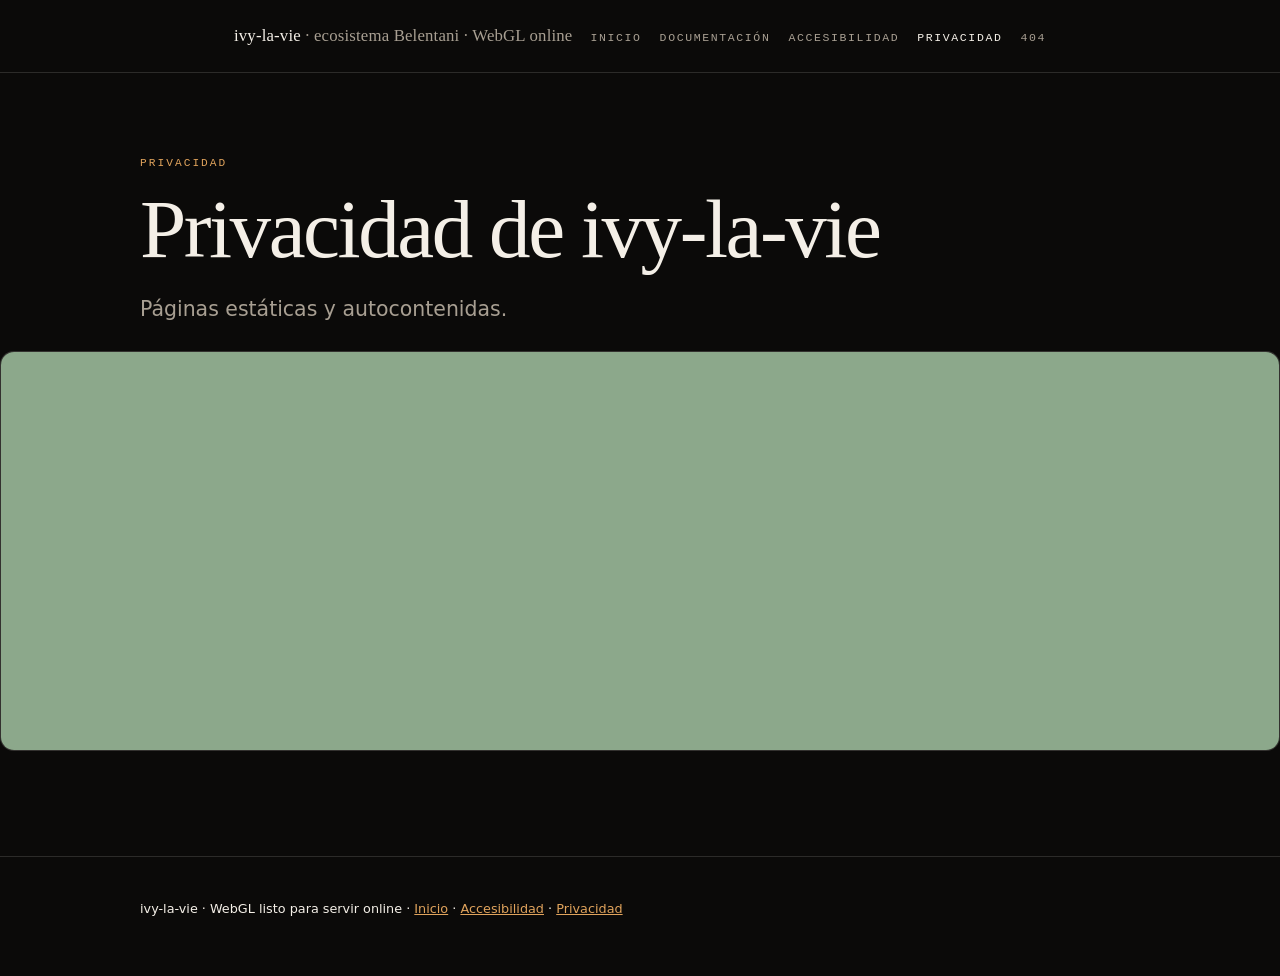
<file: privacidad.html>
<!DOCTYPE html>
<html lang="es">
<head>
<meta charset="UTF-8">
<meta name="viewport" content="width=device-width, initial-scale=1.0">
<title>ivy-la-vie</title>
<meta name="description" content="IVY LA VIE — the queer photoshoot">
<meta name="generator" content="repo-completo-final-v1">
<meta property="og:title" content="ivy-la-vie">
<meta property="og:description" content="IVY LA VIE — the queer photoshoot">
<meta property="og:type" content="website">
<link rel="icon" href="data:image/svg+xml,%3Csvg xmlns='http://www.w3.org/2000/svg' viewBox='0 0 32 32'%3E%3Crect width='32' height='32' rx='7' fill='%230b0a09'/%3E%3Ccircle cx='16' cy='16' r='7' fill='%23a63666'/%3E%3C/svg%3E">
<style>
:root{--bg:#0b0a09;--bg2:#131110;--ink:#f4efe7;--dim:#a89f92;--accent:#e0a35c;
--accent2:#7fa88b;--line:rgba(244,239,231,.14);--serif:"Iowan Old Style","Palatino Linotype",Palatino,Georgia,serif;
--sans:ui-sans-serif,"Segoe UI",Inter,system-ui,-apple-system,sans-serif;
--mono:ui-monospace,"Cascadia Mono",Consolas,monospace;--measure:62ch;--radius:14px}
*{box-sizing:border-box}
html{scroll-behavior:smooth}
body{margin:0;background:var(--bg);color:var(--ink);font-family:var(--sans);line-height:1.65;
-webkit-font-smoothing:antialiased}
.wrap{max-width:1080px;margin:0 auto;padding:0 clamp(18px,4vw,40px);position:relative;z-index:1}
a{color:var(--accent)}
a:focus-visible,button:focus-visible{outline:3px solid var(--accent2);outline-offset:3px;border-radius:6px}
.skip{position:absolute;left:-9999px;top:0;background:var(--accent);color:#12100e;padding:10px 16px;z-index:9}
.skip:focus{left:12px;top:12px}
header.site{border-bottom:1px solid var(--line);padding:22px 0;display:flex;gap:18px;
align-items:baseline;justify-content:space-between;flex-wrap:wrap}
.brand{font-family:var(--serif);font-size:1.05rem;letter-spacing:.01em}
.brand span{color:var(--dim)}
nav.site{display:flex;gap:18px;flex-wrap:wrap;font-family:var(--mono);font-size:.72rem;
letter-spacing:.14em;text-transform:uppercase}
nav.site a{color:var(--dim);text-decoration:none}
nav.site a:hover,nav.site a[aria-current=page]{color:var(--ink)}
main{padding:clamp(48px,9vh,104px) 0}
.eyebrow{font-family:var(--mono);font-size:.7rem;letter-spacing:.18em;text-transform:uppercase;
color:var(--accent);margin:0 0 18px}
h1{font-family:var(--serif);font-size:clamp(2.4rem,7vw,5.2rem);line-height:.95;
letter-spacing:-.03em;margin:0 0 24px;font-weight:500;text-wrap:balance}
h2{font-family:var(--serif);font-size:clamp(1.4rem,3vw,2.1rem);line-height:1.15;
letter-spacing:-.02em;margin:64px 0 18px;font-weight:500}
h3{font-size:1.02rem;margin:28px 0 10px;letter-spacing:-.01em}
p,li{max-width:var(--measure);color:var(--ink)}
.lead{font-size:clamp(1.05rem,2vw,1.28rem);color:var(--dim);max-width:56ch}
hr{border:0;border-top:1px solid var(--line);margin:clamp(40px,8vh,80px) 0}
.grid{display:grid;grid-template-columns:repeat(auto-fit,minmax(240px,1fr));gap:1px;
background:var(--line);border:1px solid var(--line);border-radius:var(--radius);overflow:hidden;margin:32px 0}
.cell{background:var(--bg2);padding:22px 20px}
.cell h3{margin-top:0}
.cell p{font-size:.9rem;color:var(--dim);margin:0}
code,kbd{font-family:var(--mono);font-size:.86em;background:rgba(244,239,231,.07);
padding:2px 6px;border-radius:5px}
pre{background:var(--bg2);border:1px solid var(--line);border-radius:var(--radius);
padding:18px;overflow:auto;max-width:100%}
pre code{background:none;padding:0}
table{width:100%;border-collapse:collapse;margin:24px 0;font-size:.92rem}
th,td{text-align:left;padding:10px 12px;border-bottom:1px solid var(--line);vertical-align:top}
th{font-family:var(--mono);font-size:.7rem;letter-spacing:.12em;text-transform:uppercase;color:var(--dim)}
.pill{display:inline-block;font-family:var(--mono);font-size:.68rem;letter-spacing:.12em;
text-transform:uppercase;border:1px solid var(--line);color:var(--dim);padding:3px 9px;border-radius:999px}
footer.site{border-top:1px solid var(--line);padding:28px 0 44px;color:var(--dim);font-size:.8rem}
.reveal{opacity:0;transform:translateY(14px);transition:opacity .5s ease,transform .5s ease}
.reveal.in{opacity:1;transform:none}
@media (prefers-reduced-motion:reduce){html{scroll-behavior:auto}
.reveal{opacity:1;transform:none;transition:none}}
::selection{background:var(--accent);color:#12100e}
.webgl-canvas{width:100%;height:400px;background:var(--bg2);border:1px solid var(--line);
border-radius:var(--radius);margin:24px 0;display:block}
.superpowers-badge{display:inline-block;font-family:var(--mono);font-size:.65rem;
letter-spacing:.12em;text-transform:uppercase;border:1px solid var(--accent2);
color:var(--accent2);padding:4px 10px;border-radius:999px;margin:10px 0}
</style>
</head>
<body>
<a class="skip" href="#contenido">Saltar al contenido</a>
<header class="site"><div class="wrap" style="display:flex;justify-content:space-between;align-items:baseline;gap:18px;flex-wrap:wrap">
<div class="brand">ivy-la-vie <span>· ecosistema Belentani · WebGL online</span></div>
<nav class="site" aria-label="Navegación principal"><a href="index.html">Inicio</a><a href="docs.html">Documentación</a><a href="accesibilidad.html">Accesibilidad</a><a href="privacidad.html" aria-current="page">Privacidad</a><a href="404.html">404</a></nav>
</div></header>
<main id="contenido"><div class="wrap">

<p class="eyebrow">Privacidad</p>
<h1>Privacidad de ivy-la-vie</h1>
<p class="lead">Páginas estáticas y autocontenidas.</p>

</div></main>
<footer class="site"><div class="wrap">
<p>ivy-la-vie · WebGL listo para servir online · <a href="index.html">Inicio</a> · <a href="accesibilidad.html">Accesibilidad</a> · <a href="privacidad.html">Privacidad</a></p>
</div></footer>
<script>
(function(){
  var canvas = document.createElement('canvas');
  canvas.className = 'webgl-canvas';
  var container = document.getElementById('contenido');
  if(container){ container.appendChild(canvas); }
  try{
    var gl = canvas.getContext('webgl') || canvas.getContext('experimental-webgl');
    if(!gl){ canvas.innerHTML = '<p style="color:var(--dim);font-family:var(--mono);padding:12px">WebGL no disponible en este navegador.</p>'; return; }
    gl.clearColor(0.047,0.043,0.039,1);
    gl.clear(gl.COLOR_BUFFER_BIT);
    var vs = gl.createShader(gl.VERTEX_SHADER);
    gl.shaderSource(vs, 'attribute vec2 p;void main(){gl_Position=vec4(p,0.0,1.0);}');
    gl.compileShader(vs);
    var fs = gl.createShader(gl.FRAGMENT_SHADER);
    gl.shaderSource(fs, 'precision mediump float;uniform vec4 c;void main(){gl_FragColor=c;}');
    gl.compileShader(fs);
    var prog = gl.createProgram();
    gl.attachShader(prog,vs); gl.attachShader(prog,fs); gl.linkProgram(prog);
    gl.useProgram(prog);
    var loc = gl.getUniformLocation(prog,'c');
    gl.uniform4f(loc, 0.549, 0.659, 0.545, 1.0);
    var buf = gl.createBuffer();
    gl.bindBuffer(gl.ARRAY_BUFFER,buf);
    gl.bufferData(gl.ARRAY_BUFFER,new Float32Array([-1,-1,1,-1,-1,1,1,1]),gl.STATIC_DRAW);
    var attr = gl.getAttribLocation(prog,'p');
    gl.enableVertexAttribArray(attr);
    gl.vertexAttribPointer(attr,2,gl.FLOAT,false,0,0);
    gl.drawArrays(gl.TRIANGLE_STRIP,0,4);
  }catch(e){ console.log('WebGL init:', e.message); }
})();
</script>
</body>
</html>
</file>
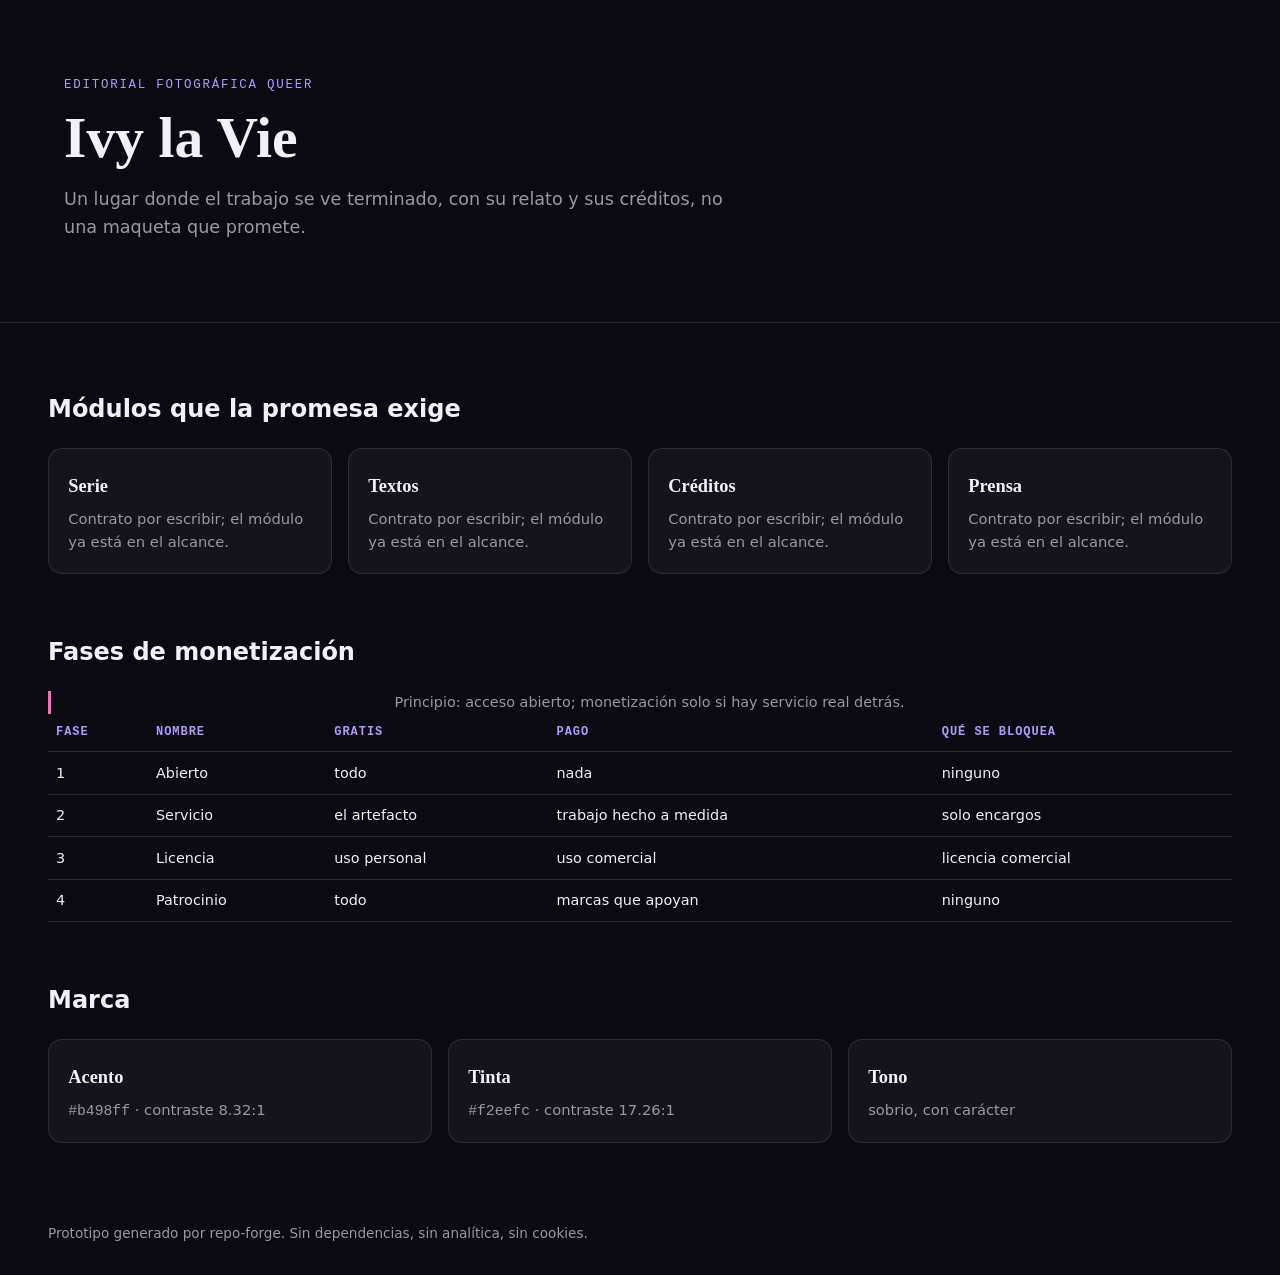
<file: plataforma/PROTOTIPO.html>
<!DOCTYPE html>
<html lang="es">
<head>
<meta charset="UTF-8">
<meta name="viewport" content="width=device-width, initial-scale=1.0">
<title>Ivy la Vie — diseño de plataforma</title>
<meta name="description" content="Prototipo autocontenido del diseño de plataforma de Ivy la Vie: módulos, paleta y fases de monetización.">
<style>
  :root { --bg:#0b0a12; --surface:#15141c; --ink:#f2eefc; --muted:#9a97a3;
           --accent:#b498ff; --accent2:#f472b6; }
  * { box-sizing: border-box; }
  body { margin:0; background:var(--bg); color:var(--ink);
          font-family: system-ui, -apple-system, "Segoe UI", sans-serif; line-height:1.55; }
  header { padding: clamp(1.5rem, 5vw, 4rem); border-bottom:1px solid color-mix(in srgb, var(--ink) 12%, transparent); }
  h1 { font-family: Georgia, "Times New Roman", serif; font-size: clamp(2rem, 6vw, 3.6rem);
        margin:0 0 .5rem; line-height:1.05; }
  .kicker { font-family: ui-monospace, monospace; color:var(--accent); letter-spacing:.14em;
             text-transform:uppercase; font-size:.78rem; }
  .lead { color:var(--muted); max-width:60ch; font-size:1.1rem; }
  main { padding: clamp(1.5rem, 4vw, 3rem); display:grid; gap:2.5rem; }
  .grid { display:grid; gap:1rem; grid-template-columns: repeat(auto-fit, minmax(230px, 1fr)); }
  .card { background:var(--surface); border:1px solid color-mix(in srgb, var(--ink) 10%, transparent);
           border-radius:14px; padding:1.2rem; }
  .card h3 { margin:.2rem 0 .5rem; font-family: Georgia, serif; font-size:1.15rem; }
  .card p { margin:0; color:var(--muted); font-size:.92rem; }
  table { border-collapse:collapse; width:100%; font-size:.9rem; }
  th, td { text-align:left; padding:.6rem .5rem; border-bottom:1px solid color-mix(in srgb, var(--ink) 12%, transparent); }
  th { font-family: ui-monospace, monospace; font-size:.75rem; text-transform:uppercase; letter-spacing:.08em; color:var(--accent); }
  .rule { border-left:3px solid var(--accent2); padding-left:1rem; color:var(--muted); }
  footer { padding: 2rem clamp(1.5rem,4vw,3rem); color:var(--muted); font-size:.85rem; }
  :focus-visible { outline:3px solid var(--accent); outline-offset:2px; }
  @media (prefers-reduced-motion: reduce) { * { transition:none !important; animation:none !important; } }
</style>
</head>
<body>
<header>
  <p class="kicker">editorial fotográfica queer</p>
  <h1>Ivy la Vie</h1>
  <p class="lead">Un lugar donde el trabajo se ve terminado, con su relato y sus créditos, no una maqueta que promete.</p>
</header>
<main>
  <section aria-labelledby="mods">
    <h2 id="mods">Módulos que la promesa exige</h2>
    <div class="grid">
      <article class="card"><h3>Serie</h3><p>Contrato por escribir; el módulo ya está en el alcance.</p></article>
      <article class="card"><h3>Textos</h3><p>Contrato por escribir; el módulo ya está en el alcance.</p></article>
      <article class="card"><h3>Créditos</h3><p>Contrato por escribir; el módulo ya está en el alcance.</p></article>
      <article class="card"><h3>Prensa</h3><p>Contrato por escribir; el módulo ya está en el alcance.</p></article>
    </div>
  </section>
  <section aria-labelledby="monet">
    <h2 id="monet">Fases de monetización</h2>
    <table>
      <caption class="rule">Principio: acceso abierto; monetización solo si hay servicio real detrás.</caption>
      <thead><tr><th>Fase</th><th>Nombre</th><th>Gratis</th><th>Pago</th><th>Qué se bloquea</th></tr></thead>
      <tbody>
        <tr><td>1</td><td>Abierto</td><td>todo</td><td>nada</td><td>ninguno</td></tr>
        <tr><td>2</td><td>Servicio</td><td>el artefacto</td><td>trabajo hecho a medida</td><td>solo encargos</td></tr>
        <tr><td>3</td><td>Licencia</td><td>uso personal</td><td>uso comercial</td><td>licencia comercial</td></tr>
        <tr><td>4</td><td>Patrocinio</td><td>todo</td><td>marcas que apoyan</td><td>ninguno</td></tr>
      </tbody>
    </table>
  </section>
  <section aria-labelledby="brand">
    <h2 id="brand">Marca</h2>
    <div class="grid">
      <article class="card"><h3>Acento</h3><p><code>#b498ff</code> · contraste 8.32:1</p></article>
      <article class="card"><h3>Tinta</h3><p><code>#f2eefc</code> · contraste 17.26:1</p></article>
      <article class="card"><h3>Tono</h3><p>sobrio, con carácter</p></article>
    </div>
  </section>
</main>
<footer>Prototipo generado por repo-forge. Sin dependencias, sin analítica, sin cookies.</footer>
</body>
</html>
</file>
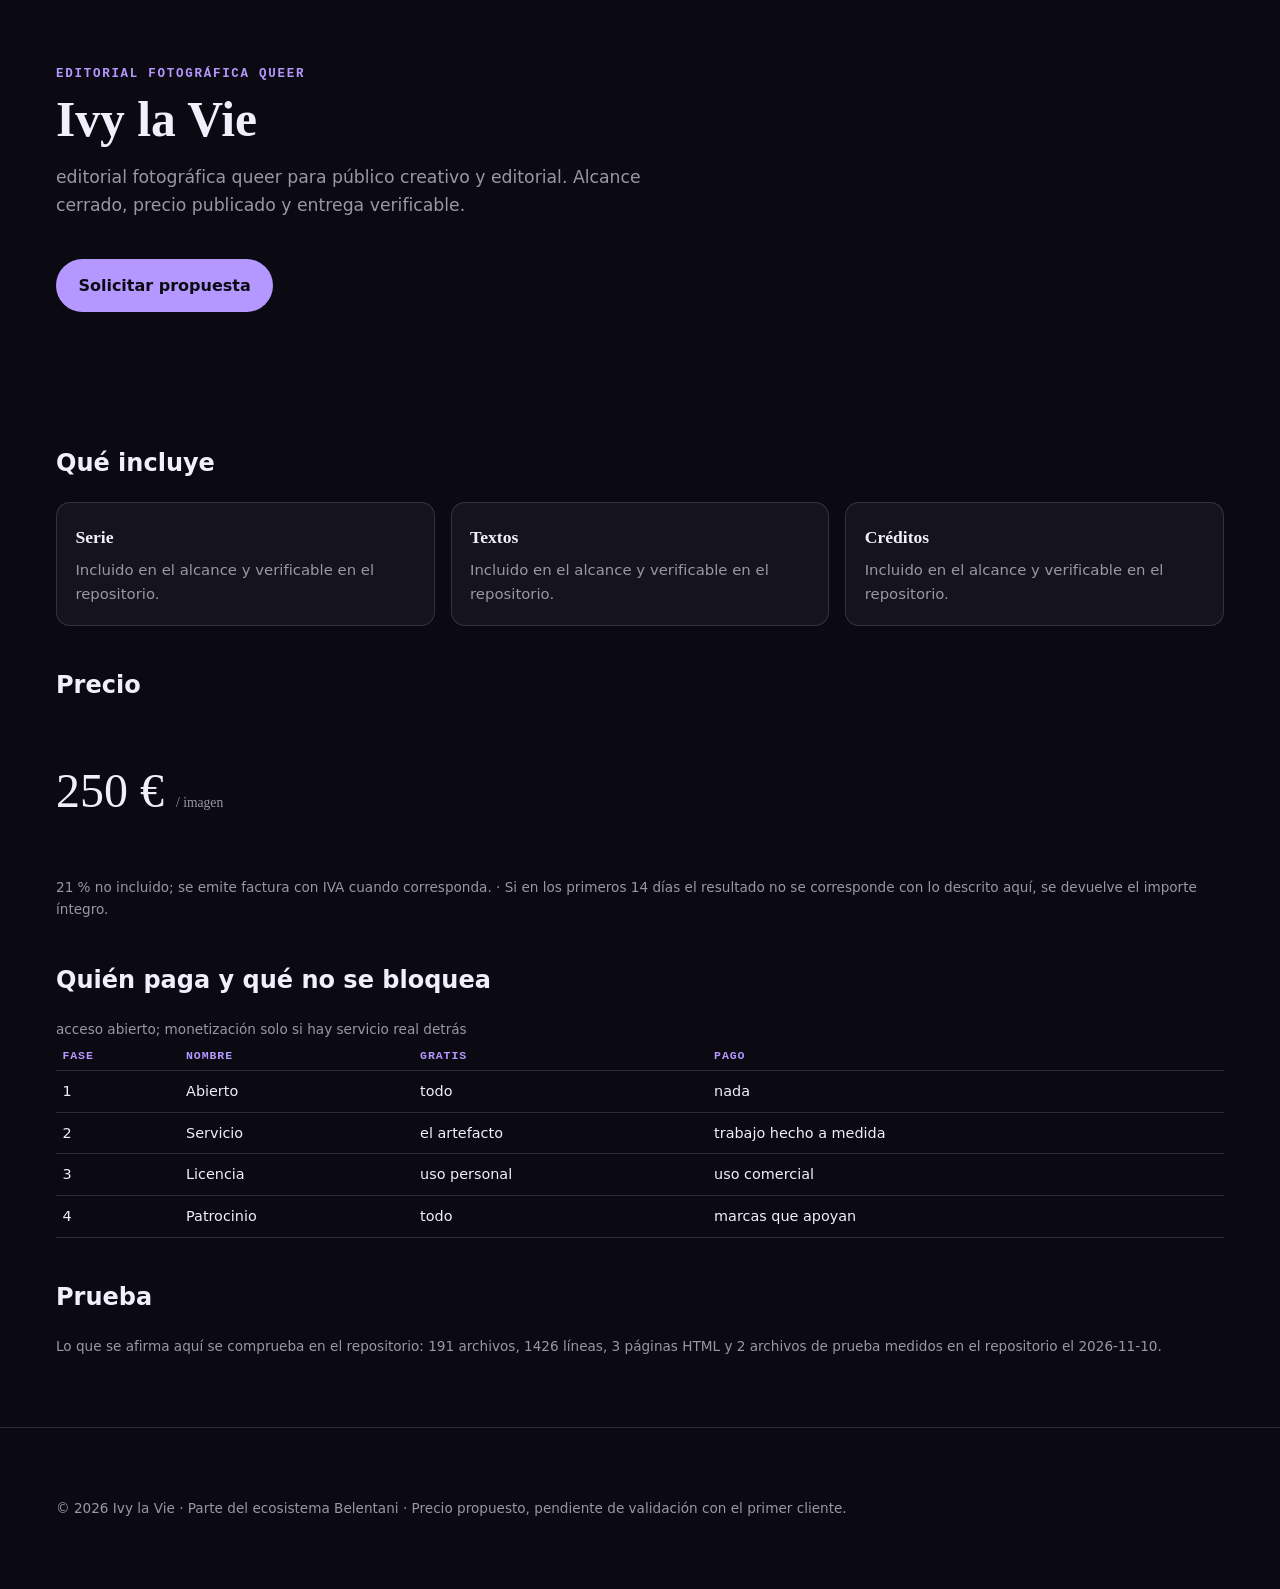
<file: producto/landing.html>
<!DOCTYPE html>
<html lang="es">
<head>
<meta charset="UTF-8">
<meta name="viewport" content="width=device-width, initial-scale=1.0">
<title>Ivy la Vie — editorial fotográfica queer</title>
<meta name="description" content="editorial fotográfica queer para público creativo y editorial. Alcance cerrado, precio publicado y entrega verificable.">
<meta property="og:type" content="website">
<meta property="og:title" content="Ivy la Vie">
<meta property="og:description" content="editorial fotográfica queer para público creativo y editorial. Alcance cerrado, precio publicado y entrega verificable.">
<meta property="og:image" content="../brand/og-image.svg">
<link rel="icon" href="../assets/favicon.svg" type="image/svg+xml">
<style>
  :root { --bg:#0b0a12; --surface:#15141c; --ink:#f2eefc; --muted:#9a97a3;
           --accent:#b498ff; --line:color-mix(in srgb, #f2eefc 14%, transparent); }
  * { box-sizing:border-box; }
  body { margin:0; background:var(--bg); color:var(--ink); font:16px/1.6 system-ui,-apple-system,"Segoe UI",sans-serif; }
  header, main, footer { padding: clamp(1.2rem, 5vw, 3.5rem); }
  .kicker { font:600 .78rem/1 ui-monospace,monospace; letter-spacing:.14em; text-transform:uppercase; color:var(--accent); }
  h1 { font-family:Georgia,serif; font-size:clamp(1.9rem,5vw,3.1rem); line-height:1.08; margin:.5rem 0 1rem; max-width:22ch; }
  .lead { color:var(--muted); max-width:60ch; font-size:1.08rem; }
  .cta { display:inline-block; margin-top:1.4rem; background:var(--accent); color:#0b0a12;
          padding:.85rem 1.4rem; border-radius:999px; font-weight:650; text-decoration:none; }
  .cta:focus-visible { outline:3px solid var(--ink); outline-offset:3px; }
  .grid { display:grid; gap:1rem; grid-template-columns:repeat(auto-fit,minmax(230px,1fr)); }
  .card { background:var(--surface); border:1px solid var(--line); border-radius:14px; padding:1.15rem; }
  .card h3 { margin:.1rem 0 .5rem; font-family:Georgia,serif; font-size:1.1rem; }
  .card p { margin:0; color:var(--muted); font-size:.93rem; }
  .precio { font-family:Georgia,serif; font-size:clamp(2rem,6vw,3rem); }
  .nota { color:var(--muted); font-size:.85rem; }
  table { border-collapse:collapse; width:100%; font-size:.9rem; margin-top:.6rem; }
  th, td { text-align:left; padding:.55rem .4rem; border-bottom:1px solid var(--line); }
  th { font:600 .72rem/1 ui-monospace,monospace; text-transform:uppercase; letter-spacing:.08em; color:var(--accent); }
  footer { color:var(--muted); font-size:.85rem; border-top:1px solid var(--line); }
  @media (prefers-reduced-motion: reduce) { * { transition:none!important; animation:none!important; } }
</style>
</head>
<body>
<header>
  <p class="kicker">editorial fotográfica queer</p>
  <h1>Ivy la Vie</h1>
  <p class="lead">editorial fotográfica queer para público creativo y editorial. Alcance cerrado, precio publicado y entrega verificable.</p>
  <a class="cta" href="https://github.com/belentani7/ivy-la-vie/issues/new?title=Solicitud:%20Ivy%20la%20Vie">Solicitar propuesta</a>
</header>
<main>
  <section aria-labelledby="incluye">
    <h2 id="incluye">Qué incluye</h2>
    <div class="grid"><article class="card"><h3>Serie</h3><p>Incluido en el alcance y verificable en el repositorio.</p></article><article class="card"><h3>Textos</h3><p>Incluido en el alcance y verificable en el repositorio.</p></article><article class="card"><h3>Créditos</h3><p>Incluido en el alcance y verificable en el repositorio.</p></article></div>
  </section>
  <section aria-labelledby="precio" style="margin-top:2.5rem">
    <h2 id="precio">Precio</h2>
    <p class="precio">250 € <span class="nota">/ imagen</span></p>
    <p class="nota">21 % no incluido; se emite factura con IVA cuando corresponda. · Si en los primeros 14 días el resultado no se corresponde con lo descrito aquí, se devuelve el importe íntegro.</p>
  </section>
  <section aria-labelledby="quien" style="margin-top:2.5rem">
    <h2 id="quien">Quién paga y qué no se bloquea</h2>
    <table>
      <caption class="nota" style="text-align:left">acceso abierto; monetización solo si hay servicio real detrás</caption>
      <thead><tr><th>Fase</th><th>Nombre</th><th>Gratis</th><th>Pago</th></tr></thead>
      <tbody><tr><td>1</td><td>Abierto</td><td>todo</td><td>nada</td></tr><tr><td>2</td><td>Servicio</td><td>el artefacto</td><td>trabajo hecho a medida</td></tr><tr><td>3</td><td>Licencia</td><td>uso personal</td><td>uso comercial</td></tr><tr><td>4</td><td>Patrocinio</td><td>todo</td><td>marcas que apoyan</td></tr></tbody>
    </table>
  </section>
  <section aria-labelledby="prueba" style="margin-top:2.5rem">
    <h2 id="prueba">Prueba</h2>
    <p class="nota">Lo que se afirma aquí se comprueba en el repositorio: 191 archivos, 1426 líneas, 3 páginas HTML y 2 archivos de prueba medidos en el repositorio el 2026-11-10.</p>
  </section>
</main>
<footer>
  <p>© 2026 Ivy la Vie · Parte del ecosistema Belentani · Precio propuesto, pendiente de validación con el primer cliente.</p>
</footer>
</body>
</html>
</file>
<file: hero.css>
/**
 * hero.css — Estilos de landing page con hero y shader.
 * Reutilizable en cualquier repo.
 */
:root {
  --hero-color-a: #0ea5e9;
  --hero-color-b: #7c3aed;
  --text-primary: #0f172a;
  --text-secondary: #475569;
  --bg-body: #ffffff;
}

@media (prefers-color-scheme: dark) {
  :root {
    --text-primary: #f8fafc;
    --text-secondary: #cbd5e1;
    --bg-body: #0f172a;
  }
}

* { box-sizing: border-box; }
html { scroll-behavior: smooth; }
body {
  margin: 0;
  font-family: system-ui, -apple-system, BlinkMacSystemFont, 'Segoe UI', Roboto, sans-serif;
  color: var(--text-primary);
  background: var(--bg-body);
  line-height: 1.6;
}

/* Prefer reduced motion */
@media (prefers-reduced-motion: reduce) {
  .hero-canvas-wrapper canvas { animation: none !important; }
  html { scroll-behavior: auto; }
}

/* Navigation */
.nav {
  position: fixed;
  top: 0; left: 0; right: 0;
  z-index: 50;
  padding: 1rem 2rem;
  display: flex;
  justify-content: space-between;
  align-items: center;
  backdrop-filter: blur(8px);
  border-bottom: 1px solid rgba(128, 128, 128, 0.2);
}
.nav .logo {
  font-weight: 800;
  font-size: 1.25rem;
  letter-spacing: -0.02em;
  text-decoration: none;
  color: var(--text-primary);
}
.nav .nav-links {
  display: flex;
  gap: 1.5rem;
  list-style: none;
  margin: 0;
  padding: 0;
}
.nav .nav-links a {
  text-decoration: none;
  color: var(--text-secondary);
  font-size: 0.9rem;
  font-weight: 500;
}
.nav .nav-links a:hover { color: var(--text-primary); }
.nav .cta {
  background: var(--hero-color-a);
  color: #ffffff;
  padding: 0.6rem 1.2rem;
  border-radius: 0.5rem;
  font-weight: 600;
  text-decoration: none;
  font-size: 0.9rem;
}
.nav .cta:hover { opacity: 0.9; }

/* Hero */
.hero {
  position: relative;
  min-height: 100vh;
  display: flex;
  flex-direction: column;
  justify-content: center;
  align-items: center;
  text-align: center;
  overflow: hidden;
}
.hero-canvas-wrapper {
  position: absolute;
  inset: 0;
  z-index: 0;
}
.hero-canvas-wrapper canvas {
  width: 100%;
  height: 100%;
  object-fit: cover;
}
.hero-overlay {
  position: relative;
  z-index: 10;
  padding: 2rem;
  max-width: 800px;
}
.hero h1 {
  font-size: clamp(2.5rem, 8vw, 5rem);
  font-weight: 800;
  line-height: 1.1;
  margin: 0 0 1rem;
  letter-spacing: -0.02em;
  background: linear-gradient(135deg, var(--hero-color-a), var(--hero-color-b));
  -webkit-background-clip: text;
  -webkit-text-fill-color: transparent;
  background-clip: text;
}
.hero p {
  font-size: clamp(1.1rem, 3vw, 1.5rem);
  color: var(--text-secondary);
  margin: 0 0 2rem;
  max-width: 600px;
  margin-left: auto;
  margin-right: auto;
}
.hero-actions {
  display: flex;
  gap: 1rem;
  justify-content: center;
  flex-wrap: wrap;
}
.btn-primary {
  background: var(--hero-color-b);
  color: #ffffff;
  padding: 0.8rem 1.6rem;
  border-radius: 0.5rem;
  font-weight: 600;
  text-decoration: none;
  font-size: 1rem;
  border: none;
  cursor: pointer;
  transition: transform 0.2s, opacity 0.2s;
}
.btn-primary:hover { transform: translateY(-2px); opacity: 0.9; }
.btn-secondary {
  background: transparent;
  color: var(--text-primary);
  padding: 0.8rem 1.6rem;
  border-radius: 0.5rem;
  font-weight: 600;
  text-decoration: none;
  font-size: 1rem;
  border: 1px solid var(--text-secondary);
  cursor: pointer;
}
.btn-secondary:hover { background: rgba(15, 23, 42, 0.05); }

/* Sections */
.section {
  padding: 5rem 2rem;
  max-width: 1200px;
  margin: 0 auto;
}
.section h2 {
  font-size: clamp(2rem, 5vw, 3rem);
  margin-bottom: 2rem;
  text-align: center;
}
.section p {
  font-size: 1.1rem;
  color: var(--text-secondary);
  max-width: 700px;
  margin: 0 auto 2rem;
  text-align: center;
}

/* Grid */
.grid {
  display: grid;
  grid-template-columns: repeat(auto-fit, minmax(280px, 1fr));
  gap: 2rem;
  margin-top: 3rem;
}
.card {
  background: rgba(255, 255, 255, 0.6);
  border: 1px solid rgba(128, 128, 128, 0.15);
  border-radius: 0.75rem;
  padding: 2rem;
  text-align: center;
}
@media (prefers-color-scheme: dark) {
  .card {
    background: rgba(15, 23, 42, 0.6);
    border-color: rgba(255, 255, 255, 0.08);
  }
}
.card h3 { font-size: 1.25rem; margin-bottom: 1rem; }
.card p { font-size: 0.95rem; color: var(--text-secondary); }

/* Stack */
.stack-list {
  display: flex;
  flex-wrap: wrap;
  gap: 0.75rem;
  justify-content: center;
  list-style: none;
  margin: 2rem 0 0;
  padding: 0;
}
.stack-list li {
  background: rgba(15, 23, 42, 0.05);
  border: 1px solid rgba(15, 23, 42, 0.1);
  border-radius: 2rem;
  padding: 0.5rem 1rem;
  font-size: 0.85rem;
  color: var(--text-secondary);
}
@media (prefers-color-scheme: dark) {
  .stack-list li {
    background: rgba(255, 255, 255, 0.05);
    border-color: rgba(255, 255, 255, 0.1);
    color: var(--text-secondary);
  }
}

/* Footer */
footer {
  padding: 3rem 2rem;
  border-top: 1px solid rgba(128, 128, 128, 0.2);
  text-align: center;
  color: var(--text-secondary);
  font-size: 0.9rem;
}
</file>
<file: assets/a11y.css>
/* repo-forge:a11y — mejoras de accesibilidad sin tocar el diseño existente */
:where(a, button, input, select, textarea, [tabindex]):focus-visible {
  outline: 3px solid #b498ff;
  outline-offset: 2px;
}
.skip-link {
  position: absolute; left: -9999px; top: 0; background: #15141c;
  color: #f2eefc; padding: .75rem 1rem; z-index: 9999;
}
.skip-link:focus { left: 1rem; }
.sr-only {
  position: absolute; width: 1px; height: 1px; padding: 0; margin: -1px;
  overflow: hidden; clip: rect(0,0,0,0); white-space: nowrap; border: 0;
}
@media (prefers-reduced-motion: reduce) {
  *, *::before, *::after { animation-duration: .001ms !important; transition-duration: .001ms !important; }
}
@media (prefers-contrast: more) {
  :root { --color-ink: #000; }
}
</file>
